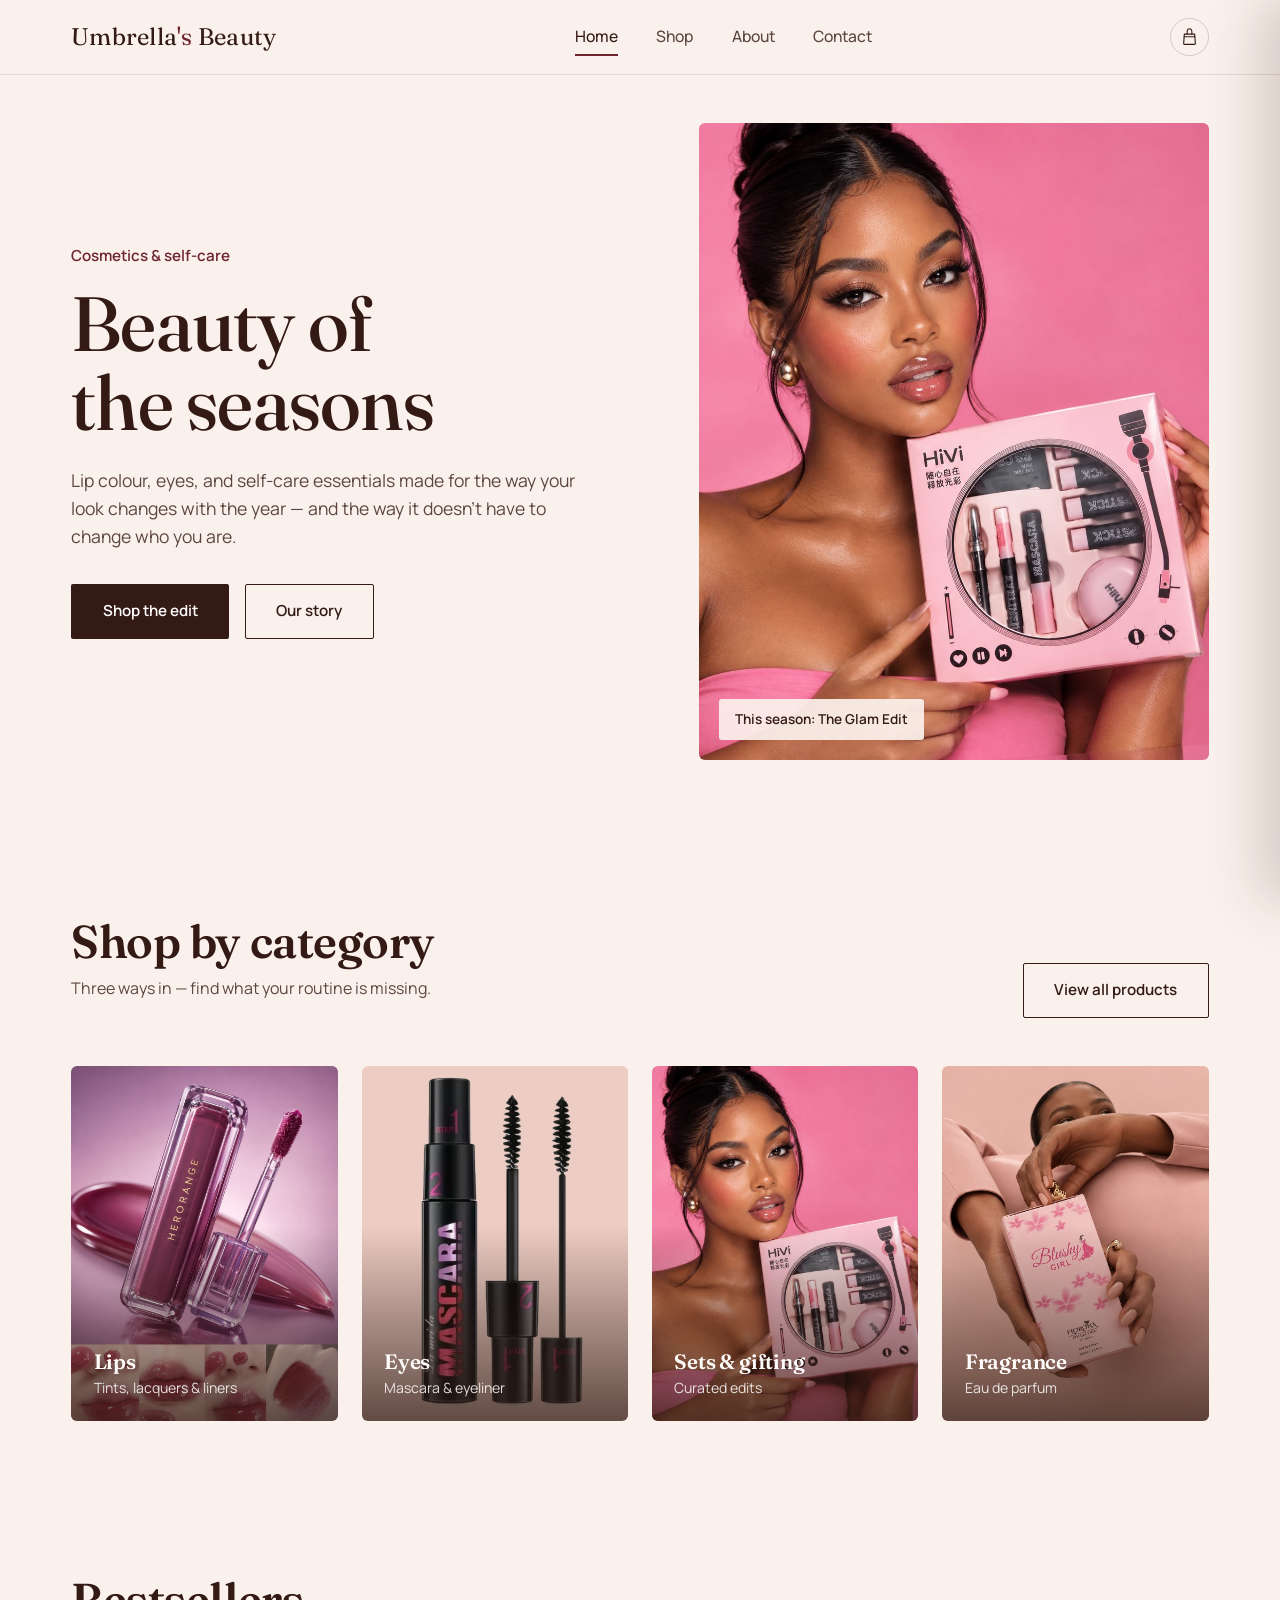
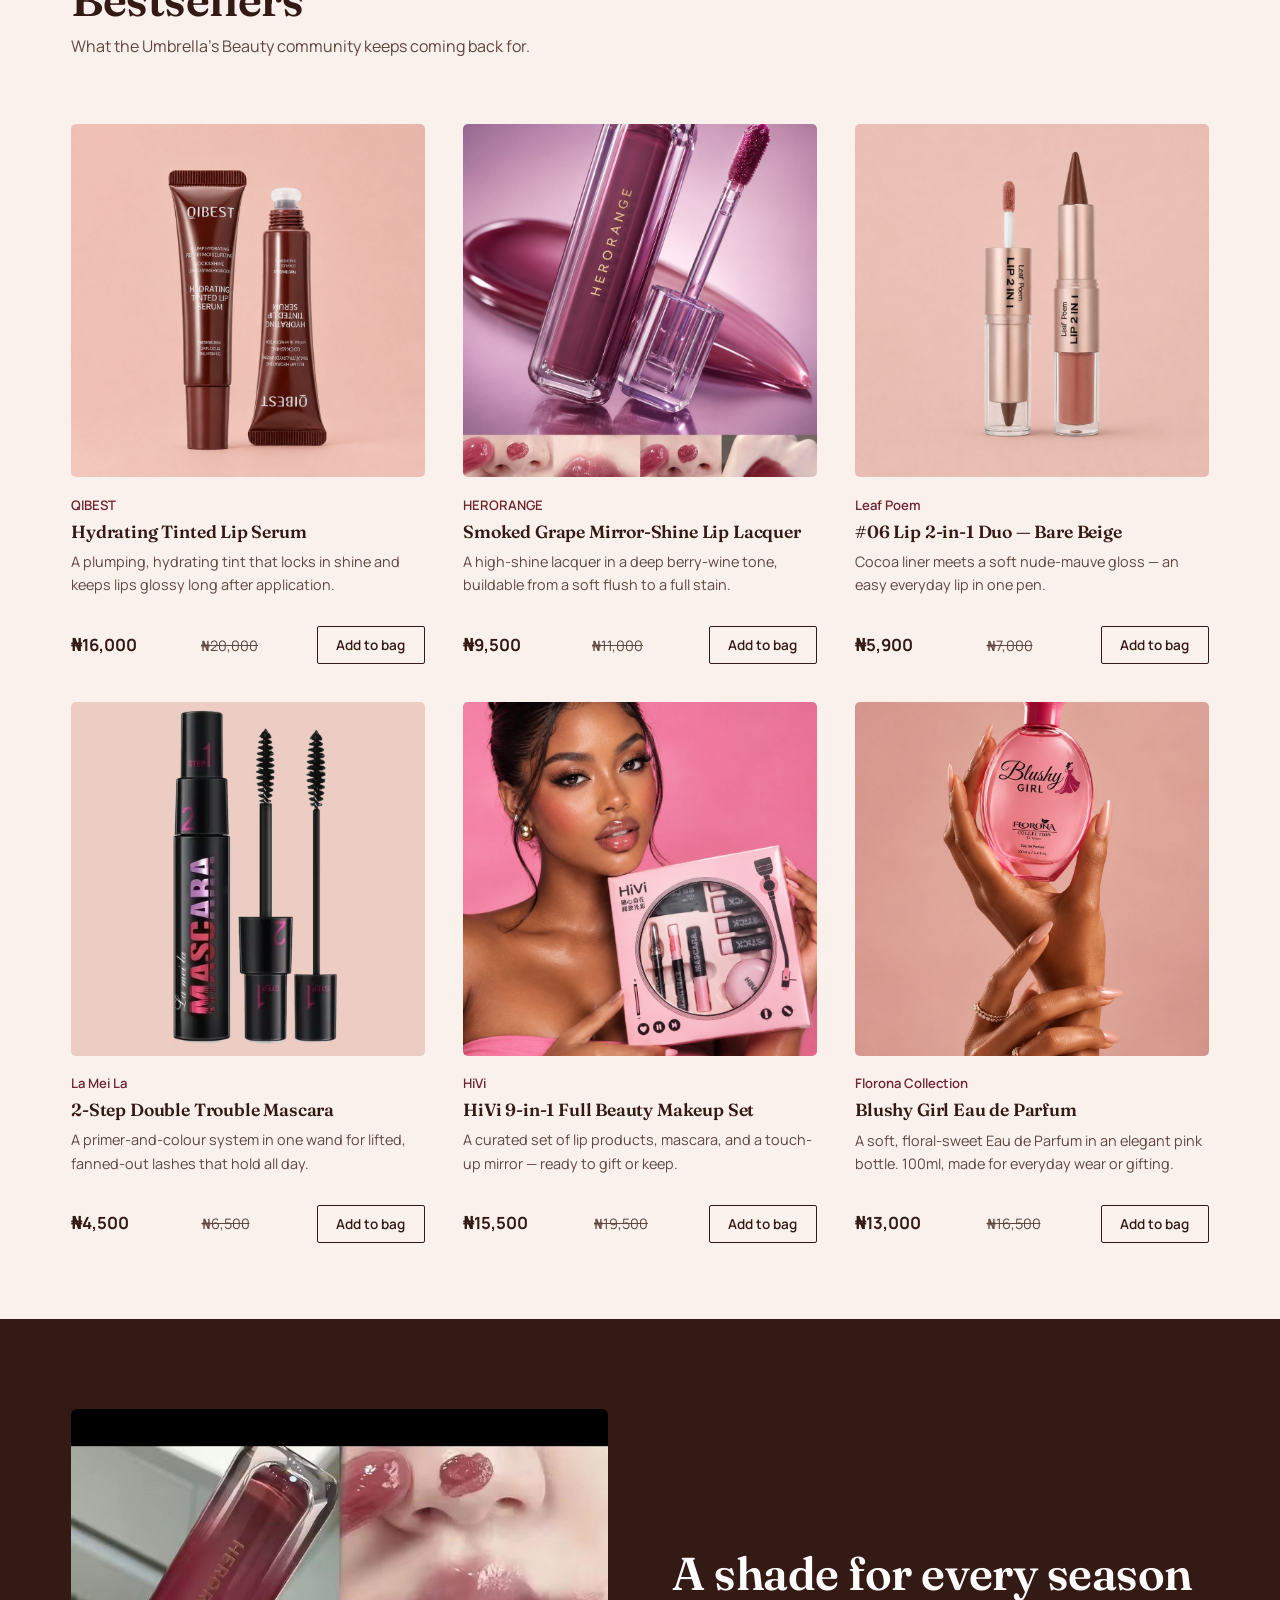
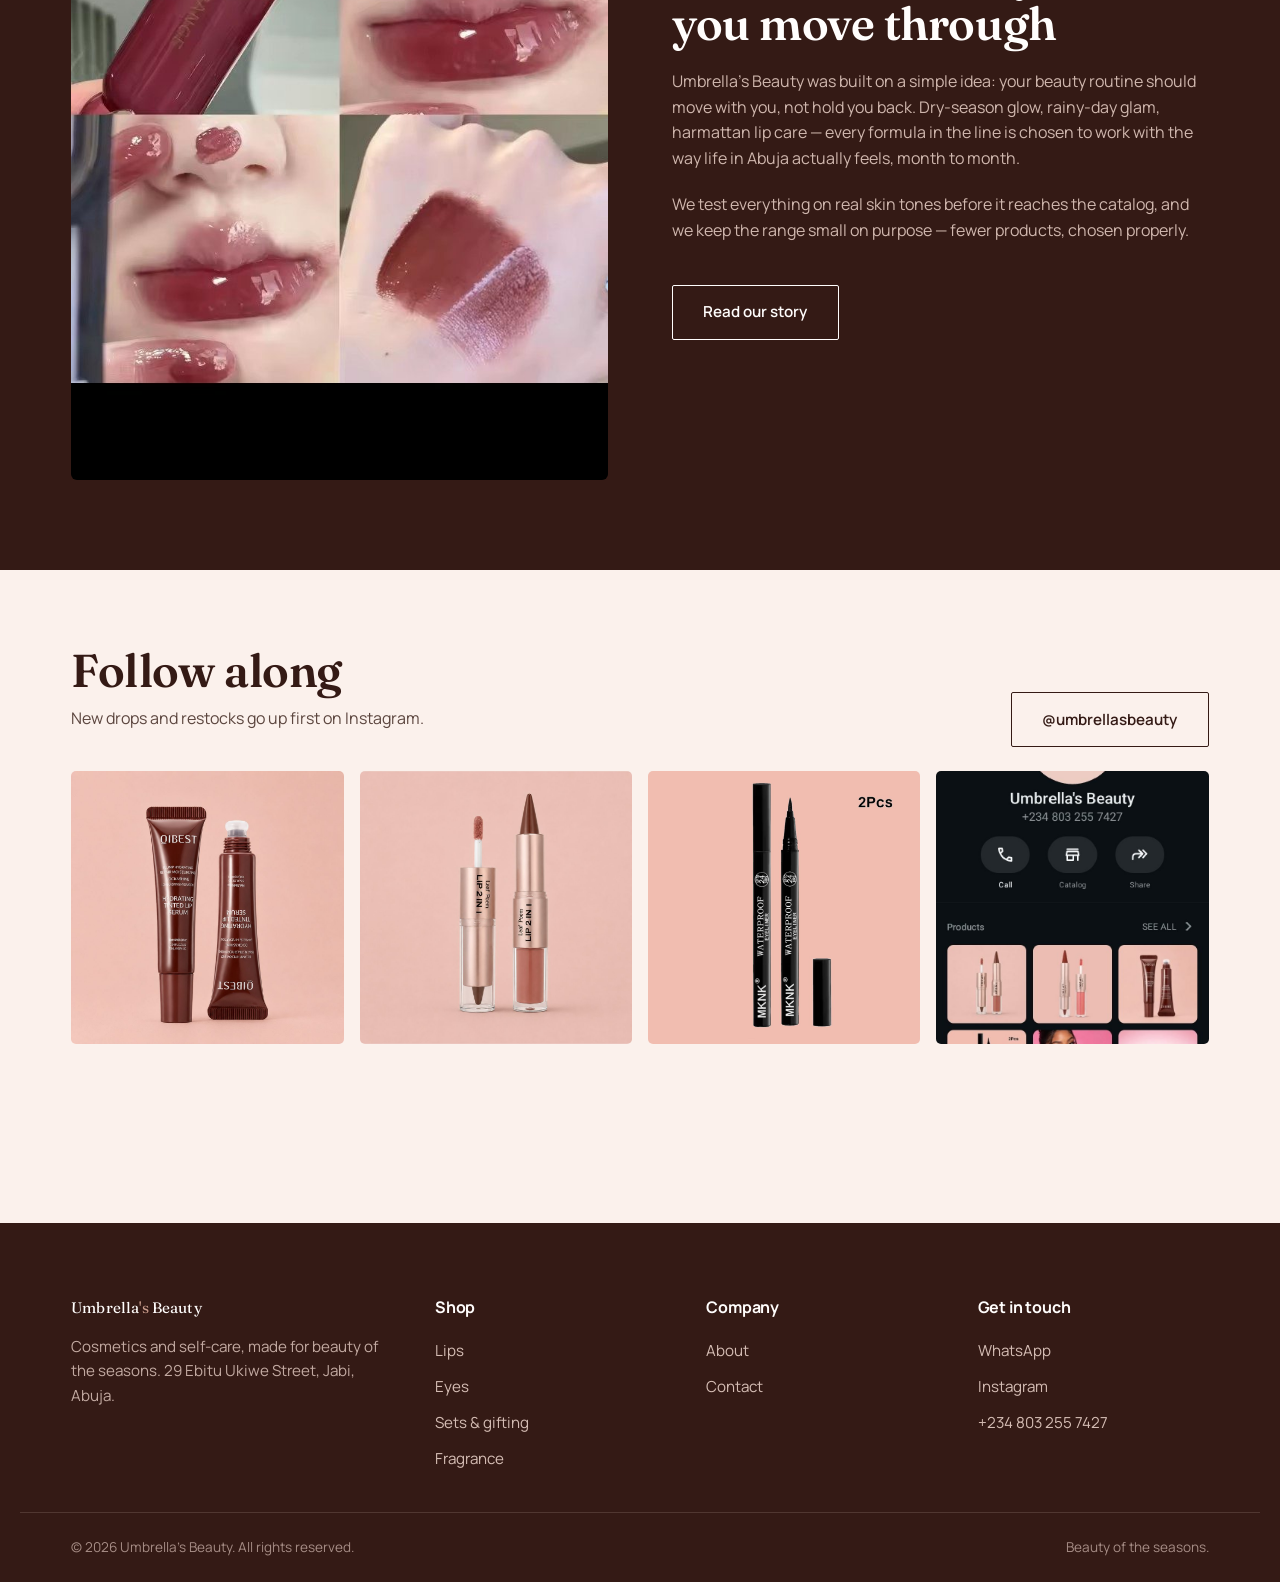
<file: index.html>
<!DOCTYPE html>
<html lang="en">
<head>
<meta charset="UTF-8">
<meta name="viewport" content="width=device-width, initial-scale=1.0">
<title>Umbrella's Beauty — Beauty of the Seasons</title>
<meta name="description" content="Umbrella's Beauty is a cosmetics and self-care line for every season of you. Shop lips, eyes, and gift sets, and check out on WhatsApp.">
<link rel="preconnect" href="https://fonts.googleapis.com">
<link rel="preconnect" href="https://fonts.gstatic.com" crossorigin>
<link href="https://fonts.googleapis.com/css2?family=Fraunces:opsz,wght@9..144,400;9..144,500;9..144,600&family=Manrope:wght@400;500;600;700&display=swap" rel="stylesheet">
<link rel="stylesheet" href="css/style.css">
</head>
<body>

<header class="site-header">
  <div class="container">
    <a href="index.html" class="logo">Umbrella<span>'s</span> Beauty</a>
    <nav class="main-nav" id="mainNav">
      <a href="index.html" class="active">Home</a>
      <a href="shop.html">Shop</a>
      <a href="about.html">About</a>
      <a href="contact.html">Contact</a>
    </nav>
    <div class="header-actions">
      <button class="icon-btn" data-cart-open aria-label="Open cart">
        <svg viewBox="0 0 24 24" fill="none" stroke="currentColor" stroke-width="1.4" stroke-linecap="round" stroke-linejoin="round" width="19" height="19" aria-hidden="true">
          <path d="M9 9V6.5C9 4 10.3 2.2 12 2.2C13.7 2.2 15 4 15 6.5V9"/>
          <path d="M5.5 9H18.5L19.4 20.8C19.46 21.5 18.93 22 18.3 22H5.7C5.07 22 4.54 21.5 4.6 20.8L5.5 9Z"/>
          <line x1="5.2" y1="12.3" x2="18.8" y2="12.3"/>
        </svg>
        <span class="cart-count" data-cart-count>0</span>
      </button>
      <button class="nav-toggle" id="navToggle" aria-label="Open menu" aria-expanded="false">
        <span></span>
      </button>
    </div>
  </div>
</header>

<main>

  <section class="hero">
    <div class="container">
      <div class="hero-copy">
        <span class="eyebrow">Cosmetics &amp; self-care</span>
        <h1 class="hero-title">
          <span>Beauty of</span>
          <span>the seasons</span>
        </h1>
        <p class="lede">Lip colour, eyes, and self-care essentials made for the way your look changes with the year — and the way it doesn't have to change who you are.</p>
        <div class="hero-actions">
          <a href="shop.html" class="btn btn-primary">Shop the edit</a>
          <a href="about.html" class="btn btn-outline">Our story</a>
        </div>
      </div>
      <div class="hero-media">
        <img src="assets/images/products/hivi-glam-set.jpg" alt="Model holding the Umbrella's Beauty Glam Edit gift set" width="800" height="1000">
        <span class="tag">This season: The Glam Edit</span>
      </div>
    </div>
  </section>

  <section class="section">
    <div class="container">
      <div class="section-head">
        <div>
          <h2>Shop by category</h2>
          <p>Three ways in — find what your routine is missing.</p>
        </div>
        <a href="shop.html" class="btn btn-outline">View all products</a>
      </div>
      <div class="category-grid">
        <a href="shop.html?category=lips" class="category-card">
          <img src="assets/images/products/herorange-lip-lacquer.jpg" alt="Lip lacquer and gloss products">
          <div class="label"><h3>Lips</h3><span>Tints, lacquers &amp; liners</span></div>
        </a>
        <a href="shop.html?category=eyes" class="category-card">
          <img src="assets/images/products/lamei-mascara.jpg" alt="Mascara and eyeliner products">
          <div class="label"><h3>Eyes</h3><span>Mascara &amp; eyeliner</span></div>
        </a>
        <a href="shop.html?category=sets" class="category-card">
          <img src="assets/images/products/hivi-glam-set.jpg" alt="Curated gift set">
          <div class="label"><h3>Sets &amp; gifting</h3><span>Curated edits</span></div>
        </a>
        <a href="shop.html?category=fragrance" class="category-card">
          <img src="assets/images/products/florona-blushy-girl-box.jpg" alt="Blushy Girl Eau de Parfum">
          <div class="label"><h3>Fragrance</h3><span>Eau de parfum</span></div>
        </a>
      </div>
    </div>
  </section>

  <section class="section">
    <div class="container">
      <div class="section-head">
        <div>
          <h2>Bestsellers</h2>
          <p>What the Umbrella's Beauty community keeps coming back for.</p>
        </div>
      </div>
      <div class="product-grid" id="bestsellerGrid"></div>
    </div>
  </section>

  <section class="story">
    <div class="container">
      <div class="media">
        <img src="assets/images/products/herorange-swatch.jpg" alt="Close-up swatch of a wine-toned lip lacquer" style="width:100%;height:100%;object-fit:cover;">
      </div>
      <div>
        <h2>A shade for every season you move through</h2>
        <p>Umbrella's Beauty was built on a simple idea: your beauty routine should move with you, not hold you back. Dry-season glow, rainy-day glam, harmattan lip care — every formula in the line is chosen to work with the way life in Abuja actually feels, month to month.</p>
        <p>We test everything on real skin tones before it reaches the catalog, and we keep the range small on purpose — fewer products, chosen properly.</p>
        <a href="about.html" class="btn btn-outline">Read our story</a>
      </div>
    </div>
  </section>

  <section class="section social-strip">
    <div class="container">
      <div class="section-head">
        <div>
          <h2>Follow along</h2>
          <p>New drops and restocks go up first on Instagram.</p>
        </div>
        <a href="https://www.instagram.com/umbrellasbeauty" target="_blank" rel="noopener" class="btn btn-outline">@umbrellasbeauty</a>
      </div>
      <div class="social-grid">
        <a href="https://www.instagram.com/umbrellasbeauty" target="_blank" rel="noopener"><img src="assets/images/products/qibest-lip-serum.jpg" alt="Lip serum on Instagram"></a>
        <a href="https://www.instagram.com/umbrellasbeauty" target="_blank" rel="noopener"><img src="assets/images/products/leafpoem-lip-duo-nude.jpg" alt="Lip duo on Instagram"></a>
        <a href="https://www.instagram.com/umbrellasbeauty" target="_blank" rel="noopener"><img src="assets/images/products/mknk-eyeliner.jpg" alt="Eyeliner on Instagram"></a>
        <a href="https://www.instagram.com/umbrellasbeauty" target="_blank" rel="noopener"><img src="assets/images/brand/catalog-ref.jpg" alt="Umbrella's Beauty catalog on Instagram"></a>
      </div>
    </div>
  </section>

</main>

<footer class="site-footer">
  <div class="container footer-grid">
    <div class="footer-brand">
      <a href="index.html" class="logo">Umbrella<span>'s</span> Beauty</a>
      <p>Cosmetics and self-care, made for beauty of the seasons. 29 Ebitu Ukiwe Street, Jabi, Abuja.</p>
    </div>
    <div>
      <h4>Shop</h4>
      <ul>
        <li><a href="shop.html?category=lips">Lips</a></li>
        <li><a href="shop.html?category=eyes">Eyes</a></li>
        <li><a href="shop.html?category=sets">Sets &amp; gifting</a></li>
        <li><a href="shop.html?category=fragrance">Fragrance</a></li>
      </ul>
    </div>
    <div>
      <h4>Company</h4>
      <ul>
        <li><a href="about.html">About</a></li>
        <li><a href="contact.html">Contact</a></li>
      </ul>
    </div>
    <div>
      <h4>Get in touch</h4>
      <ul>
        <li><a href="https://wa.me/2348032557427" target="_blank" rel="noopener">WhatsApp</a></li>
        <li><a href="https://www.instagram.com/umbrellasbeauty" target="_blank" rel="noopener">Instagram</a></li>
        <li><a href="tel:+2348032557427">+234 803 255 7427</a></li>
      </ul>
    </div>
  </div>
  <div class="container footer-bottom">
    <span>© <span id="year"></span> Umbrella's Beauty. All rights reserved.</span>
    <span>Beauty of the seasons.</span>
  </div>
</footer>

<div class="cart-overlay" id="cartOverlay"></div>
<aside class="cart-drawer" id="cartDrawer" aria-label="Shopping cart">
  <div class="cart-head">
    <h3>Your bag</h3>
    <button class="cart-close" id="cartClose" aria-label="Close cart">✕</button>
  </div>
  <div class="cart-items" id="cartItems"></div>
  <div class="cart-foot">
    <div class="cart-subtotal"><span>Subtotal</span><span id="cartSubtotal">₦0</span></div>
    <p class="cart-note">Checkout completes on WhatsApp, where we'll confirm availability and delivery.</p>
    <button class="btn btn-whatsapp btn-block" id="cartCheckoutBtn">Checkout on WhatsApp</button>
  </div>
</aside>

<script src="js/products.js"></script>
<script src="js/cart.js"></script>
<script src="js/main.js"></script>
<script>
  document.getElementById("year").textContent = new Date().getFullYear();

  const bestGrid = document.getElementById("bestsellerGrid");
  bestGrid.innerHTML = PRODUCTS.filter(p => p.bestseller).slice(0, 6).map(p => `
    <article class="product-card">
      <a href="shop.html" class="thumb"><img src="${p.image}" alt="${p.name}" loading="lazy"></a>
      <span class="brand">${p.brand}</span>
      <h3>${p.name}</h3>
      <p class="desc">${p.description}</p>
      <div class="price-row">
        ${priceMarkup(p)}
        <button class="add-btn" data-add="${p.id}">Add to bag</button>
      </div>
    </article>
  `).join("");

  bestGrid.querySelectorAll("[data-add]").forEach(btn => {
    btn.addEventListener("click", () => {
      addToCart(btn.dataset.add);
      btn.textContent = "Added";
      btn.classList.add("added");
      setTimeout(() => { btn.textContent = "Add to bag"; btn.classList.remove("added"); }, 1400);
    });
  });
</script>

<script src="js/reviews.js" defer></script>
</body>
</html>
</file>
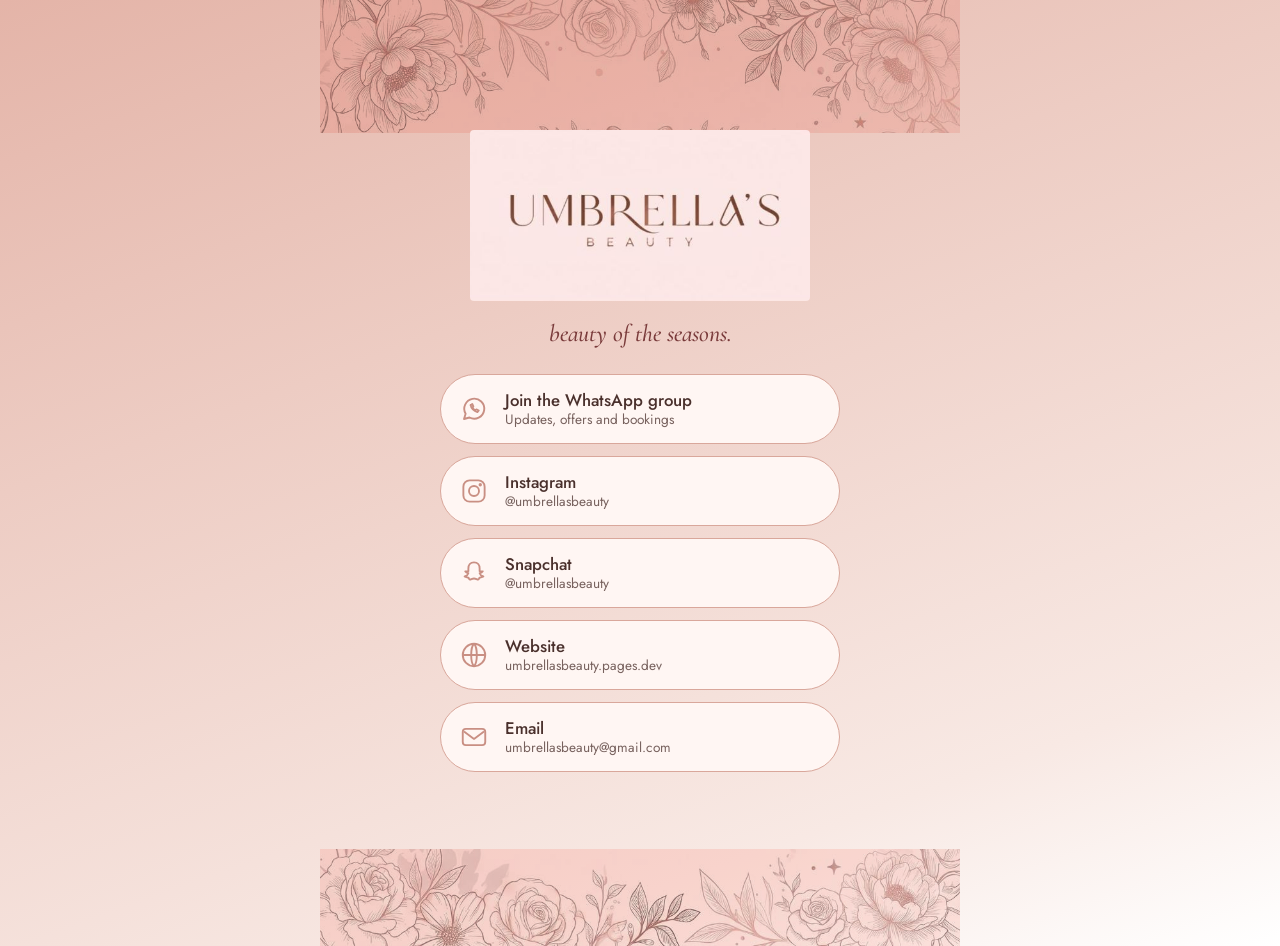
<file: links/index.html>
<!DOCTYPE html>
<html lang="en"><head><meta charset="utf-8">
<meta name="viewport" content="width=device-width, initial-scale=1, viewport-fit=cover">
<title>Umbrella’s Beauty</title>
<link rel="preconnect" href="https://fonts.googleapis.com"><link rel="preconnect" href="https://fonts.gstatic.com" crossorigin>
<link href="https://fonts.googleapis.com/css2?family=Jost:wght@400;500&family=Cormorant+Garamond:ital,wght@1,500&display=swap" rel="stylesheet">
<style>
:root{--bg:#F8E9E4;--blush:#EDCCC3;--rose:#C98F83;--cocoa:#4A302C;--wine:#7A3B3B;--card:#FFF6F3;box-sizing:border-box;padding-top:env(safe-area-inset-top,0px);padding-bottom:env(safe-area-inset-bottom,0px)}
*,*::before,*::after{box-sizing:inherit}
html{scroll-padding-top:env(safe-area-inset-top,0px)}
body{margin:0;min-height:100vh;background:linear-gradient(160deg,#E4B4A8 0%,#EDCCC3 35%,#F8E9E4 80%,#FFF 100%);color:var(--cocoa);font-family:Jost,"Helvetica Neue",Arial,sans-serif;display:flex;justify-content:center}
.wrap{width:100%;max-width:440px;position:relative;padding:0 20px 24px;display:flex;flex-direction:column;align-items:center}
.fl{position:absolute;left:50%;transform:translateX(-50%);width:min(100vw,640px);height:auto;pointer-events:none;mix-blend-mode:multiply;opacity:.85}
.fl.top{top:0}.fl.bot{bottom:0}
.logo{position:relative;width:100%;max-width:340px;margin-top:130px;border-radius:4px;display:block}
.tag{position:relative;font-family:"Cormorant Garamond",Georgia,serif;font-style:italic;font-weight:500;font-size:1.5rem;color:var(--wine);margin:18px 0 26px;text-align:center}
.list{position:relative;width:100%;display:flex;flex-direction:column;gap:12px}
.l{display:flex;align-items:center;gap:16px;padding:15px 18px;background:var(--card);border:1px solid #D9A79B;border-radius:999px;color:var(--cocoa);text-decoration:none;transition:background .2s,color .2s,border-color .2s}
.l:hover,.l:focus-visible{background:var(--cocoa);color:var(--bg);border-color:var(--cocoa)}
.l:focus-visible{outline:2px solid var(--wine);outline-offset:3px}
.i{flex:none;width:30px;height:30px;color:var(--rose)}
.l:hover .i,.l:focus-visible .i{color:var(--blush)}
.t{display:flex;flex-direction:column;line-height:1.25;min-width:0}
.t b{font-weight:500;font-size:1.05rem}
.t small{font-size:.85rem;opacity:.75;overflow:hidden;text-overflow:ellipsis;white-space:nowrap}
.sp{height:150px}
@media (prefers-color-scheme:dark){:root{}}
</style></head><body>
<main class="wrap">
<img class="fl top" alt="" src="[data-uri]">
<img class="logo" alt="Umbrella’s Beauty" src="[data-uri]">
<p class="tag">beauty of the seasons.</p>
<nav class="list"><a class="l" href="https://chat.whatsapp.com/FW336sep99o2UZZguv8heH?s=cl&p=a&mlu=4&ilr=4&iam=2" target="_blank" rel="noopener"><span class="i"><svg viewBox="0 0 24 24" fill="none" stroke="currentColor" stroke-width="1.5" stroke-linecap="round" stroke-linejoin="round"><path d="M4 20l1.3-4.2A8 8 0 1 1 8.4 18.8L4 20z"/><path d="M9.3 8.8c.3 2.6 2.700 5 5.400 5.700l1.100-1.300-1.900-.9-.8.700c-1-.4-1.900-1.300-2.300-2.300l.7-.8-.9-1.900-1.300 1.100z"/></svg></span><span class="t"><b>Join the WhatsApp group</b><small>Updates, offers and bookings</small></span></a><a class="l" href="https://www.instagram.com/umbrellasbeauty?psln=MmFoc2ZkOHRyYXVm" target="_blank" rel="noopener"><span class="i"><svg viewBox="0 0 24 24" fill="none" stroke="currentColor" stroke-width="1.5"><rect x="3.500" y="3.500" width="17" height="17" rx="5"/><circle cx="12" cy="12" r="4"/><circle cx="17" cy="7" r=".6" fill="currentColor"/></svg></span><span class="t"><b>Instagram</b><small>@umbrellasbeauty</small></span></a><a class="l" href="https://www.snapchat.com/add/umbrellasbeauty?share_id=fSiowdDcvDM&locale=en-GB" target="_blank" rel="noopener"><span class="i"><svg viewBox="0 0 24 24" fill="none" stroke="currentColor" stroke-width="1.5" stroke-linejoin="round"><path d="M12 3.500c-3 0-4.500 2.200-4.500 4.800v2.200c-.8.200-1.700.2-2.500.2.500.9 1.400 1.300 2.500 1.500-.4 1.300-1.500 2.200-3 2.600.9.600 2 .6 3 .9.400.6.600 1.500 1.200 1.600 1 0 1.700-.9 3.300-.9s2.300.9 3.300.9c.6-.1.800-1 1.200-1.600 1-.3 2.100-.3 3-.9-1.500-.4-2.600-1.300-3-2.600 1.100-.2 2-.6 2.500-1.500-.8 0-1.700 0-2.500-.2V8.300c0-2.600-1.500-4.800-4.500-4.800z"/></svg></span><span class="t"><b>Snapchat</b><small>@umbrellasbeauty</small></span></a><a class="l" href="https://umbrellasbeauty.pages.dev/" target="_blank" rel="noopener"><span class="i"><svg viewBox="0 0 24 24" fill="none" stroke="currentColor" stroke-width="1.5"><circle cx="12" cy="12" r="9"/><path d="M3 12h18M12 3c3 3 3 15 0 18M12 3c-3 3-3 15 0 18"/></svg></span><span class="t"><b>Website</b><small>umbrellasbeauty.pages.dev</small></span></a><a class="l" href="mailto:umbrellasbeauty@gmail.com" target="_blank" rel="noopener"><span class="i"><svg viewBox="0 0 24 24" fill="none" stroke="currentColor" stroke-width="1.5" stroke-linejoin="round"><rect x="3" y="5.500" width="18" height="13" rx="2.500"/><path d="M4 7.500l8 6 8-6"/></svg></span><span class="t"><b>Email</b><small>umbrellasbeauty@gmail.com</small></span></a></nav>
<div class="sp"></div>
<img class="fl bot" alt="" src="[data-uri]">
</main></body></html>
</file>
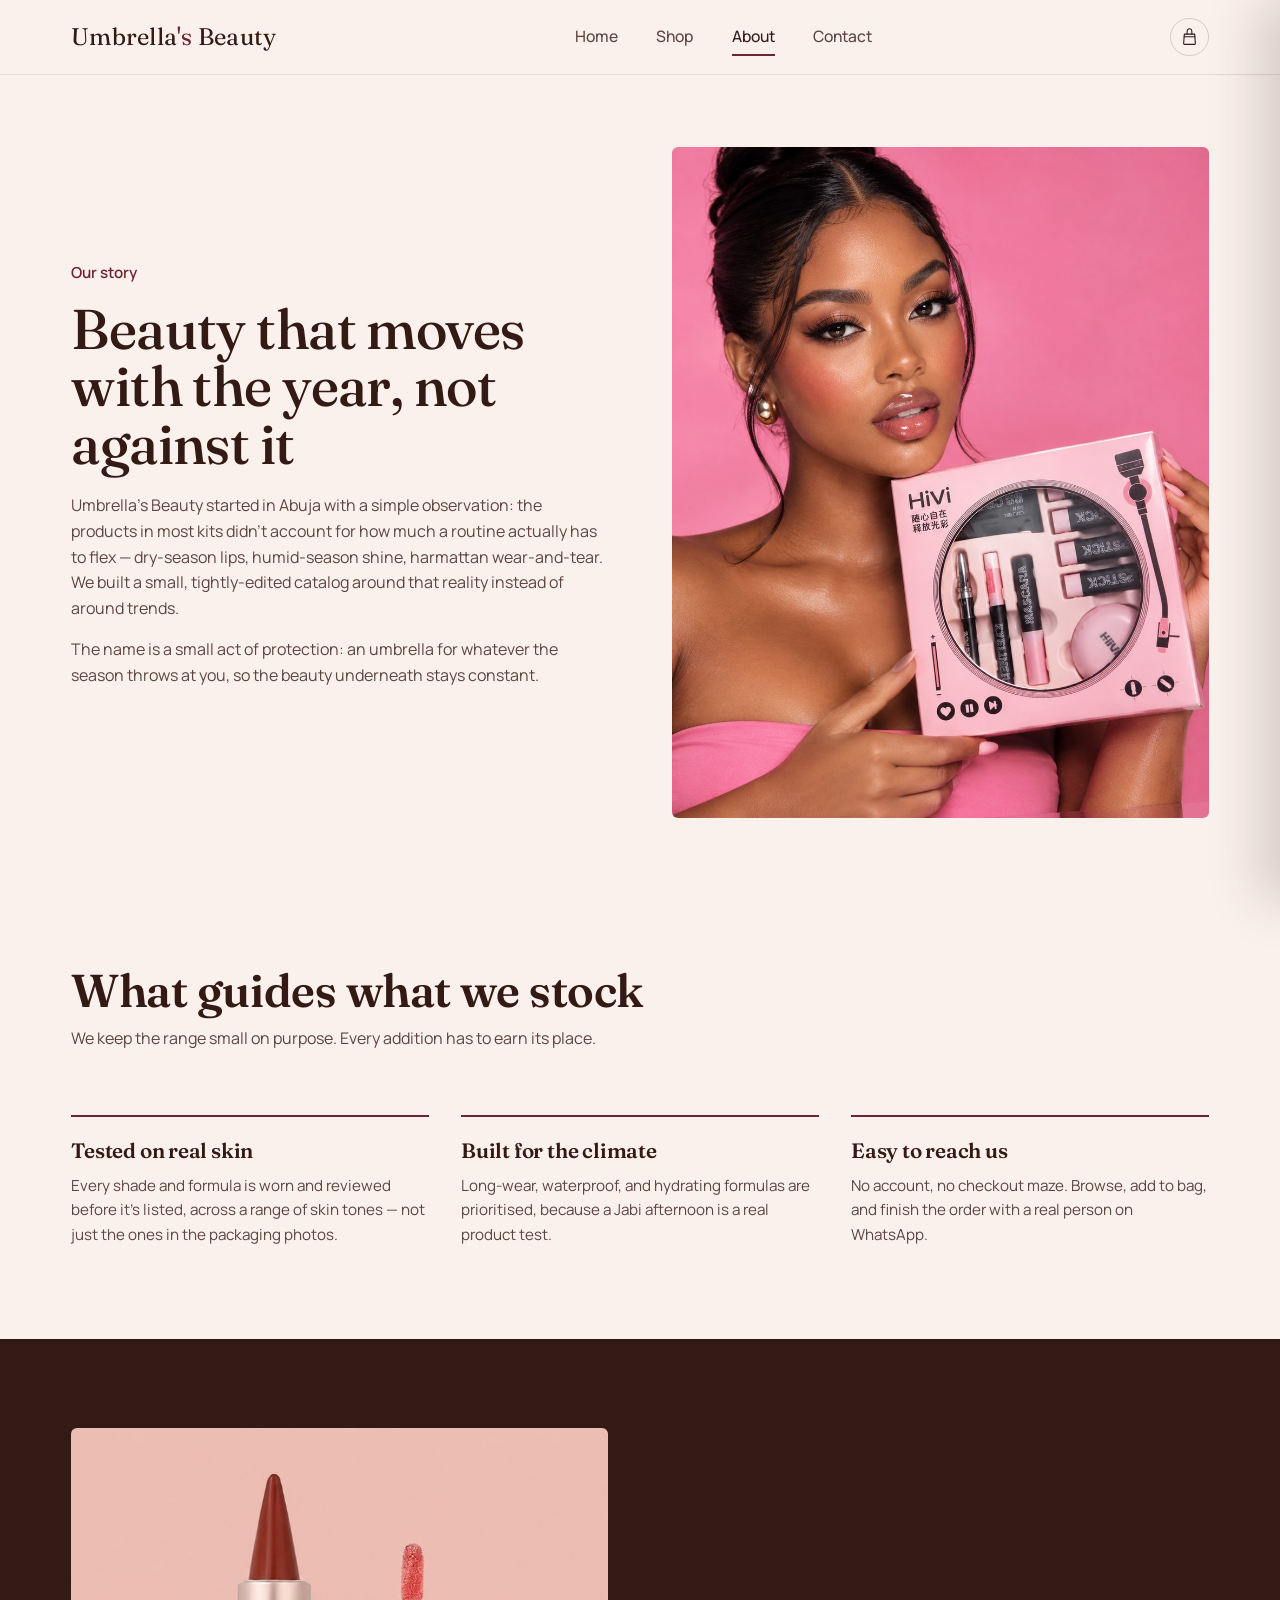
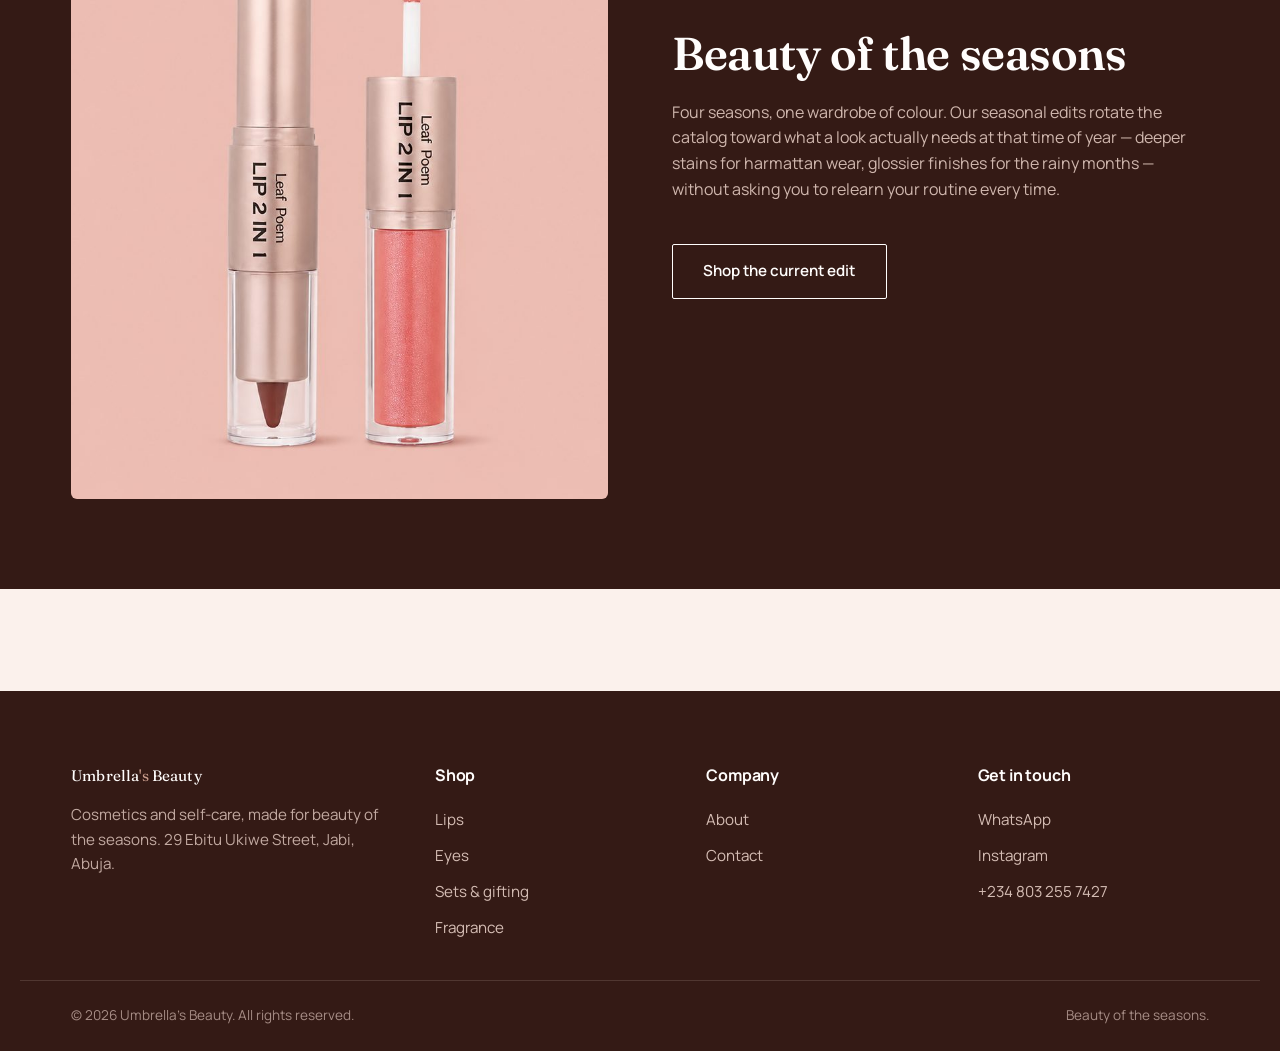
<file: about.html>
<!DOCTYPE html>
<html lang="en">
<head>
<meta charset="UTF-8">
<meta name="viewport" content="width=device-width, initial-scale=1.0">
<title>About — Umbrella's Beauty</title>
<meta name="description" content="Umbrella's Beauty is a cosmetics and self-care line built around beauty of the seasons. Read our story.">
<link rel="preconnect" href="https://fonts.googleapis.com">
<link rel="preconnect" href="https://fonts.gstatic.com" crossorigin>
<link href="https://fonts.googleapis.com/css2?family=Fraunces:opsz,wght@9..144,400;9..144,500;9..144,600&family=Manrope:wght@400;500;600;700&display=swap" rel="stylesheet">
<link rel="stylesheet" href="css/style.css">
</head>
<body>

<header class="site-header">
  <div class="container">
    <a href="index.html" class="logo">Umbrella<span>'s</span> Beauty</a>
    <nav class="main-nav" id="mainNav">
      <a href="index.html">Home</a>
      <a href="shop.html">Shop</a>
      <a href="about.html" class="active">About</a>
      <a href="contact.html">Contact</a>
    </nav>
    <div class="header-actions">
      <button class="icon-btn" data-cart-open aria-label="Open cart">
        <svg viewBox="0 0 24 24" fill="none" stroke="currentColor" stroke-width="1.4" stroke-linecap="round" stroke-linejoin="round" width="19" height="19" aria-hidden="true">
          <path d="M9 9V6.5C9 4 10.3 2.2 12 2.2C13.7 2.2 15 4 15 6.5V9"/>
          <path d="M5.5 9H18.5L19.4 20.8C19.46 21.5 18.93 22 18.3 22H5.7C5.07 22 4.54 21.5 4.6 20.8L5.5 9Z"/>
          <line x1="5.2" y1="12.3" x2="18.8" y2="12.3"/>
        </svg>
        <span class="cart-count" data-cart-count>0</span>
      </button>
      <button class="nav-toggle" id="navToggle" aria-label="Open menu" aria-expanded="false">
        <span></span>
      </button>
    </div>
  </div>
</header>

<main>

  <section class="about-hero">
    <div class="container">
      <div>
        <span class="eyebrow">Our story</span>
        <h1 style="margin-top:0.9rem;font-size:clamp(2.25rem,4.5vw,3.5rem);">Beauty that moves with the year, not against it</h1>
        <p style="margin-top:1.3rem;color:var(--ink-soft);">Umbrella's Beauty started in Abuja with a simple observation: the products in most kits didn't account for how much a routine actually has to flex — dry-season lips, humid-season shine, harmattan wear-and-tear. We built a small, tightly-edited catalog around that reality instead of around trends.</p>
        <p style="margin-top:1rem;color:var(--ink-soft);">The name is a small act of protection: an umbrella for whatever the season throws at you, so the beauty underneath stays constant.</p>
      </div>
      <img src="assets/images/products/hivi-glam-set.jpg" alt="Model with the Umbrella's Beauty Glam Edit set">
    </div>
  </section>

  <section class="section">
    <div class="container">
      <div class="section-head">
        <div>
          <h2>What guides what we stock</h2>
          <p>We keep the range small on purpose. Every addition has to earn its place.</p>
        </div>
      </div>
      <div class="values-grid">
        <div class="value-card">
          <h3>Tested on real skin</h3>
          <p>Every shade and formula is worn and reviewed before it's listed, across a range of skin tones — not just the ones in the packaging photos.</p>
        </div>
        <div class="value-card">
          <h3>Built for the climate</h3>
          <p>Long-wear, waterproof, and hydrating formulas are prioritised, because a Jabi afternoon is a real product test.</p>
        </div>
        <div class="value-card">
          <h3>Easy to reach us</h3>
          <p>No account, no checkout maze. Browse, add to bag, and finish the order with a real person on WhatsApp.</p>
        </div>
      </div>
    </div>
  </section>

  <section class="story">
    <div class="container">
      <div class="media">
        <img src="assets/images/products/leafpoem-lip-duo-berry.jpg" alt="Leaf Poem lip duo pen" style="width:100%;height:100%;object-fit:cover;">
      </div>
      <div>
        <h2>Beauty of the seasons</h2>
        <p>Four seasons, one wardrobe of colour. Our seasonal edits rotate the catalog toward what a look actually needs at that time of year — deeper stains for harmattan wear, glossier finishes for the rainy months — without asking you to relearn your routine every time.</p>
        <a href="shop.html" class="btn btn-outline">Shop the current edit</a>
      </div>
    </div>
  </section>

</main>

<footer class="site-footer">
  <div class="container footer-grid">
    <div class="footer-brand">
      <a href="index.html" class="logo">Umbrella<span>'s</span> Beauty</a>
      <p>Cosmetics and self-care, made for beauty of the seasons. 29 Ebitu Ukiwe Street, Jabi, Abuja.</p>
    </div>
    <div>
      <h4>Shop</h4>
      <ul>
        <li><a href="shop.html?category=lips">Lips</a></li>
        <li><a href="shop.html?category=eyes">Eyes</a></li>
        <li><a href="shop.html?category=sets">Sets &amp; gifting</a></li>
        <li><a href="shop.html?category=fragrance">Fragrance</a></li>
      </ul>
    </div>
    <div>
      <h4>Company</h4>
      <ul>
        <li><a href="about.html">About</a></li>
        <li><a href="contact.html">Contact</a></li>
      </ul>
    </div>
    <div>
      <h4>Get in touch</h4>
      <ul>
        <li><a href="https://wa.me/2348032557427" target="_blank" rel="noopener">WhatsApp</a></li>
        <li><a href="https://www.instagram.com/umbrellasbeauty" target="_blank" rel="noopener">Instagram</a></li>
        <li><a href="tel:+2348032557427">+234 803 255 7427</a></li>
      </ul>
    </div>
  </div>
  <div class="container footer-bottom">
    <span>© <span id="year"></span> Umbrella's Beauty. All rights reserved.</span>
    <span>Beauty of the seasons.</span>
  </div>
</footer>

<div class="cart-overlay" id="cartOverlay"></div>
<aside class="cart-drawer" id="cartDrawer" aria-label="Shopping cart">
  <div class="cart-head">
    <h3>Your bag</h3>
    <button class="cart-close" id="cartClose" aria-label="Close cart">✕</button>
  </div>
  <div class="cart-items" id="cartItems"></div>
  <div class="cart-foot">
    <div class="cart-subtotal"><span>Subtotal</span><span id="cartSubtotal">₦0</span></div>
    <p class="cart-note">Checkout completes on WhatsApp, where we'll confirm availability and delivery.</p>
    <button class="btn btn-whatsapp btn-block" id="cartCheckoutBtn">Checkout on WhatsApp</button>
  </div>
</aside>

<script src="js/products.js"></script>
<script src="js/cart.js"></script>
<script src="js/main.js"></script>
<script>document.getElementById("year").textContent = new Date().getFullYear();</script>

</body>
</html>
</file>
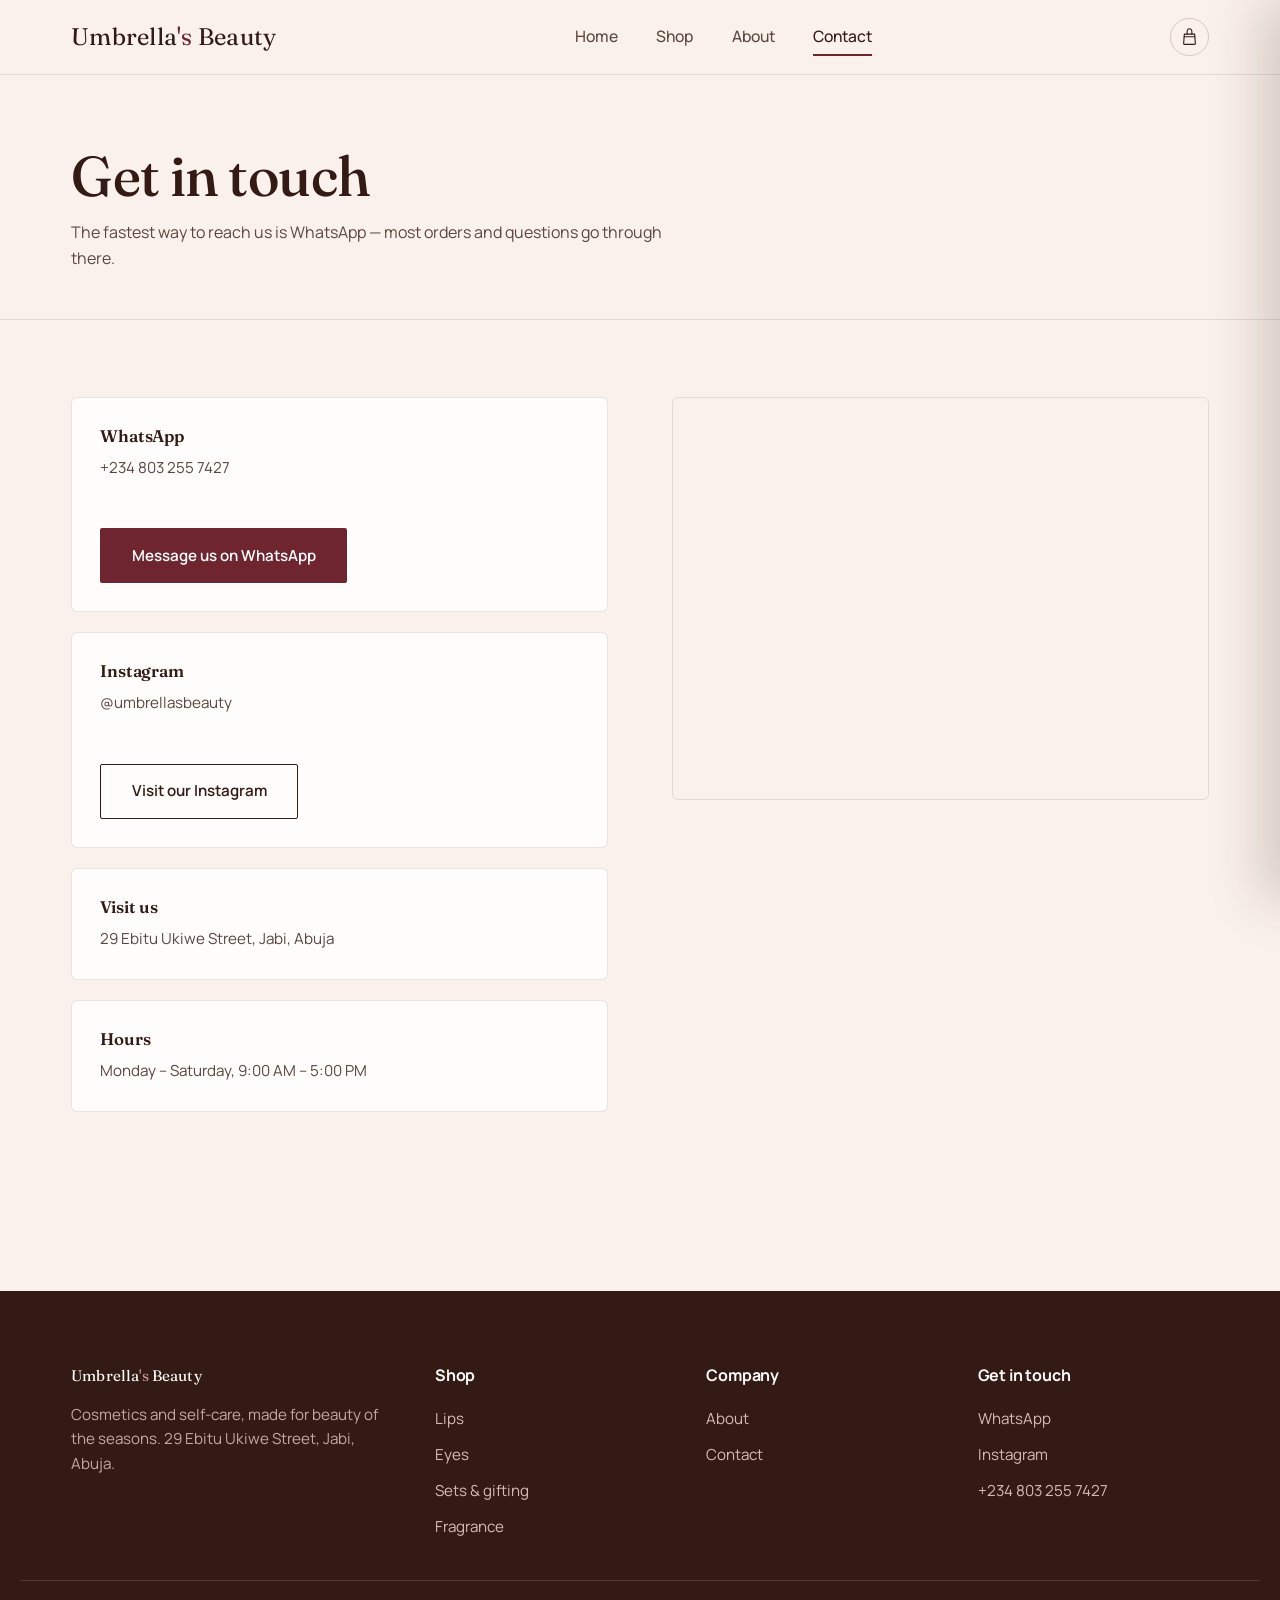
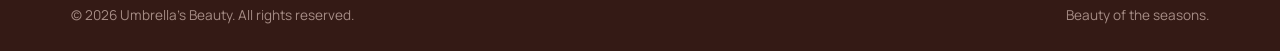
<file: contact.html>
<!DOCTYPE html>
<html lang="en">
<head>
<meta charset="UTF-8">
<meta name="viewport" content="width=device-width, initial-scale=1.0">
<title>Contact — Umbrella's Beauty</title>
<meta name="description" content="Reach Umbrella's Beauty by WhatsApp, Instagram, or visit us at 29 Ebitu Ukiwe Street, Jabi, Abuja.">
<link rel="preconnect" href="https://fonts.googleapis.com">
<link rel="preconnect" href="https://fonts.gstatic.com" crossorigin>
<link href="https://fonts.googleapis.com/css2?family=Fraunces:opsz,wght@9..144,400;9..144,500;9..144,600&family=Manrope:wght@400;500;600;700&display=swap" rel="stylesheet">
<link rel="stylesheet" href="css/style.css">
</head>
<body>

<header class="site-header">
  <div class="container">
    <a href="index.html" class="logo">Umbrella<span>'s</span> Beauty</a>
    <nav class="main-nav" id="mainNav">
      <a href="index.html">Home</a>
      <a href="shop.html">Shop</a>
      <a href="about.html">About</a>
      <a href="contact.html" class="active">Contact</a>
    </nav>
    <div class="header-actions">
      <button class="icon-btn" data-cart-open aria-label="Open cart">
        <svg viewBox="0 0 24 24" fill="none" stroke="currentColor" stroke-width="1.4" stroke-linecap="round" stroke-linejoin="round" width="19" height="19" aria-hidden="true">
          <path d="M9 9V6.5C9 4 10.3 2.2 12 2.2C13.7 2.2 15 4 15 6.5V9"/>
          <path d="M5.5 9H18.5L19.4 20.8C19.46 21.5 18.93 22 18.3 22H5.7C5.07 22 4.54 21.5 4.6 20.8L5.5 9Z"/>
          <line x1="5.2" y1="12.3" x2="18.8" y2="12.3"/>
        </svg>
        <span class="cart-count" data-cart-count>0</span>
      </button>
      <button class="nav-toggle" id="navToggle" aria-label="Open menu" aria-expanded="false">
        <span></span>
      </button>
    </div>
  </div>
</header>

<main>

  <div class="page-header">
    <div class="container">
      <h1 style="font-size:clamp(2.25rem,4.5vw,3.5rem);">Get in touch</h1>
      <p>The fastest way to reach us is WhatsApp — most orders and questions go through there.</p>
    </div>
  </div>

  <section class="section">
    <div class="container contact-grid">
      <div class="contact-list">
        <div class="contact-card">
          <h3>WhatsApp</h3>
          <p>+234 803 255 7427</p>
          <a href="https://wa.me/2348032557427" target="_blank" rel="noopener" class="btn btn-whatsapp mt-lg">Message us on WhatsApp</a>
        </div>
        <div class="contact-card">
          <h3>Instagram</h3>
          <p>@umbrellasbeauty</p>
          <a href="https://www.instagram.com/umbrellasbeauty" target="_blank" rel="noopener" class="btn btn-outline mt-lg">Visit our Instagram</a>
        </div>
        <div class="contact-card">
          <h3>Visit us</h3>
          <p>29 Ebitu Ukiwe Street, Jabi, Abuja</p>
        </div>
        <div class="contact-card">
          <h3>Hours</h3>
          <p>Monday – Saturday, 9:00 AM – 5:00 PM</p>
        </div>
      </div>
      <div class="map-frame">
        <iframe
          src="https://www.google.com/maps?q=29+Ebitu+Ukiwe+Street,+Jabi,+Abuja&output=embed"
          allowfullscreen loading="lazy" referrerpolicy="no-referrer-when-downgrade"
          title="Map to Umbrella's Beauty, 29 Ebitu Ukiwe Street, Jabi, Abuja"></iframe>
      </div>
    </div>
  </section>

</main>

<footer class="site-footer">
  <div class="container footer-grid">
    <div class="footer-brand">
      <a href="index.html" class="logo">Umbrella<span>'s</span> Beauty</a>
      <p>Cosmetics and self-care, made for beauty of the seasons. 29 Ebitu Ukiwe Street, Jabi, Abuja.</p>
    </div>
    <div>
      <h4>Shop</h4>
      <ul>
        <li><a href="shop.html?category=lips">Lips</a></li>
        <li><a href="shop.html?category=eyes">Eyes</a></li>
        <li><a href="shop.html?category=sets">Sets &amp; gifting</a></li>
        <li><a href="shop.html?category=fragrance">Fragrance</a></li>
      </ul>
    </div>
    <div>
      <h4>Company</h4>
      <ul>
        <li><a href="about.html">About</a></li>
        <li><a href="contact.html">Contact</a></li>
      </ul>
    </div>
    <div>
      <h4>Get in touch</h4>
      <ul>
        <li><a href="https://wa.me/2348032557427" target="_blank" rel="noopener">WhatsApp</a></li>
        <li><a href="https://www.instagram.com/umbrellasbeauty" target="_blank" rel="noopener">Instagram</a></li>
        <li><a href="tel:+2348032557427">+234 803 255 7427</a></li>
      </ul>
    </div>
  </div>
  <div class="container footer-bottom">
    <span>© <span id="year"></span> Umbrella's Beauty. All rights reserved.</span>
    <span>Beauty of the seasons.</span>
  </div>
</footer>

<div class="cart-overlay" id="cartOverlay"></div>
<aside class="cart-drawer" id="cartDrawer" aria-label="Shopping cart">
  <div class="cart-head">
    <h3>Your bag</h3>
    <button class="cart-close" id="cartClose" aria-label="Close cart">✕</button>
  </div>
  <div class="cart-items" id="cartItems"></div>
  <div class="cart-foot">
    <div class="cart-subtotal"><span>Subtotal</span><span id="cartSubtotal">₦0</span></div>
    <p class="cart-note">Checkout completes on WhatsApp, where we'll confirm availability and delivery.</p>
    <button class="btn btn-whatsapp btn-block" id="cartCheckoutBtn">Checkout on WhatsApp</button>
  </div>
</aside>

<script src="js/products.js"></script>
<script src="js/cart.js"></script>
<script src="js/main.js"></script>
<script>document.getElementById("year").textContent = new Date().getFullYear();</script>

</body>
</html>
</file>
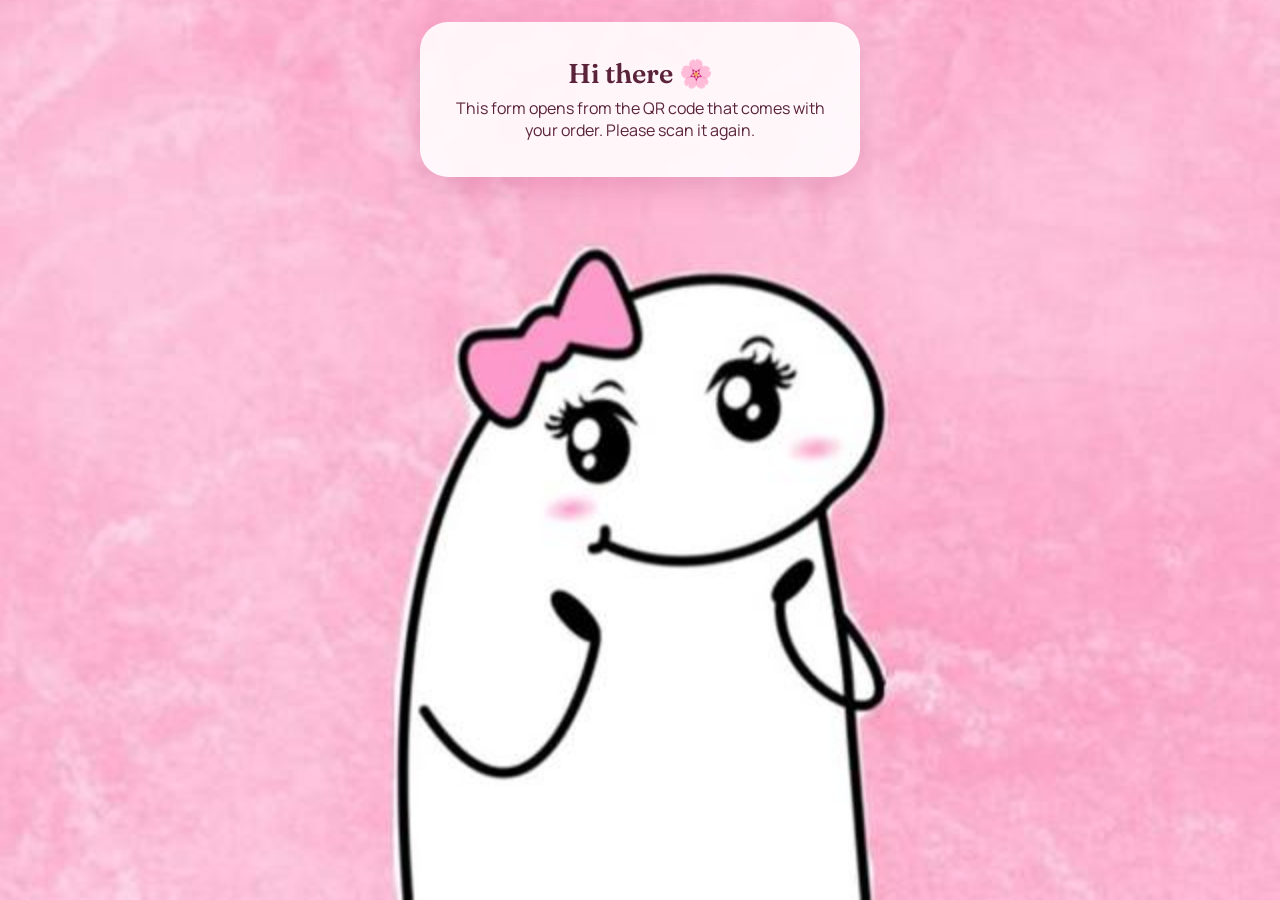
<file: review.html>
<!DOCTYPE html><html lang="en"><head><meta charset="utf-8"><meta name="viewport" content="width=device-width, initial-scale=1, viewport-fit=cover"><title>Review your order | Umbrella’s Beauty</title>
<link rel="preconnect" href="https://fonts.googleapis.com"><link rel="preconnect" href="https://fonts.gstatic.com" crossorigin><link href="https://fonts.googleapis.com/css2?family=Fraunces:opsz,wght@9..144,500;9..144,600&family=Manrope:wght@400;500;600;700&display=swap" rel="stylesheet">
<style>
:root{--pink:#E0457B;--soft:#F5BED2;--ink:#5A2339}
*{box-sizing:border-box}html,body{margin:0}
body{min-height:100dvh;font-family:Manrope,system-ui,sans-serif;color:var(--ink);background:url([data-uri]) center bottom/100% auto no-repeat,#FBC4DB;padding:max(22px,env(safe-area-inset-top)) 16px calc(clamp(220px,50vw,380px) + env(safe-area-inset-bottom));display:flex;justify-content:center;align-items:flex-start}
@media(min-width:700px){body{background-size:cover}}
.card{width:100%;max-width:440px;background:rgba(255,255,255,.88);backdrop-filter:blur(6px);border-radius:28px;padding:26px 22px;box-shadow:0 10px 30px rgba(180,60,110,.25)}
h1{font:600 1.7rem/1.15 Fraunces,Georgia,serif;margin:0 0 6px;text-align:center}
.sub{margin:0 0 20px;text-align:center;opacity:.8;font-size:.95rem}
label,.lb{display:block;font-weight:600;font-size:.9rem;margin:14px 0 6px}
input,textarea{width:100%;font:inherit;font-size:1rem;color:var(--ink);background:#fff;border:1.5px solid var(--soft);border-radius:16px;padding:12px 14px}
input:focus,textarea:focus,button:focus-visible{outline:2px solid var(--pink);outline-offset:2px}
textarea{min-height:90px;resize:vertical}
.hearts{display:flex;gap:6px}
.hearts button{flex:1;font-size:1.7rem;line-height:1;padding:8px 0;border:0;border-radius:14px;background:#fff;color:var(--soft);cursor:pointer;transition:transform .12s}
.hearts button.on{color:var(--pink)}.hearts button:active{transform:scale(1.15)}
.go{width:100%;margin-top:22px;font:700 1.05rem Manrope,sans-serif;color:#fff;background:linear-gradient(135deg,#F06C9B,#E0457B);border:0;border-radius:999px;padding:15px;cursor:pointer}
.go:disabled{opacity:.6}
.err{min-height:1.3em;margin:10px 0 0;color:#B3203F;font-size:.9rem;text-align:center}
.hp{position:absolute;left:-9999px}
.big{text-align:center;padding:10px 0}.big p{margin:8px 0 0}
</style></head><body>
<main class="card">
<form id="form" novalidate>
<h1>How did we do? 🌸</h1><p class="sub">Quick one, 30 seconds.</p>
<label for="name">Your name</label><input id="name" maxlength="40" autocomplete="given-name" required>
<label for="phone">Phone number</label><input id="phone" type="tel" maxlength="20" autocomplete="tel" required>
<div class="lb">Delivery 🚚</div><div class="hearts" data-k="delivery"></div>
<div class="lb">Condition of your product 🎀</div><div class="hearts" data-k="product"></div>
<div class="lb">How cute was the delivery guy? 😍</div><div class="hearts" data-k="cute"></div>
<label for="comment">Anything to add? (optional)</label><textarea id="comment" maxlength="400"></textarea>
<input class="hp" id="website" tabindex="-1" autocomplete="off" aria-hidden="true">
<p class="err" id="err" role="alert"></p>
<button class="go" id="go" type="submit">Send my review 💌</button>
</form>
<div class="big" id="thanks" hidden><h1 id="tt"></h1><p>Your review will show on our website once it’s approved.</p></div>
<div class="big" id="msg" hidden><h1>Hi there 🌸</h1><p>This form opens from the QR code that comes with your order. Please scan it again.</p></div>
</main>
<script>
const SB_URL="https://kpallkihfnlqiljugivo.supabase.co",SB_KEY="sb_publishable_pYUZvY7zfobNWoHpC8BZXw_dtxZTRH9";
const $=s=>document.querySelector(s),q=new URLSearchParams(location.search);
const ref=(q.get("o")||"").slice(0,40),od=q.get("d")||"";
if(!ref||!/^\d{4}-\d{2}-\d{2}$/.test(od)){$("#form").hidden=true;$("#msg").hidden=false}
$("#name").value=(q.get("n")||"").slice(0,40);
const rate={delivery:0,product:0,cute:0};
document.querySelectorAll(".hearts").forEach(g=>{const k=g.dataset.k;
 for(let i=1;i<=5;i++){const b=document.createElement("button");b.type="button";b.textContent="♥";b.setAttribute("aria-label",i+" out of 5");
  b.onclick=()=>{rate[k]=i;[...g.children].forEach((x,j)=>x.classList.toggle("on",j<i))};g.append(b)}});
function done(n){$("#form").hidden=true;$("#tt").textContent="Thank you"+(n?", "+n:"")+"! 🌸";$("#thanks").hidden=false}
function fail(m){$("#err").textContent=m;$("#go").disabled=false;$("#go").textContent="Send my review 💌"}
$("#form").onsubmit=async e=>{e.preventDefault();$("#err").textContent="";
 const name=$("#name").value.trim(),phone=$("#phone").value.trim();
 if(!name)return fail("Please add your name.");
 if(phone.replace(/\D/g,"").length<7)return fail("Please add a valid phone number.");
 if(!rate.delivery||!rate.product||!rate.cute)return fail("Please tap a heart for all three ratings.");
 if($("#website").value)return done(name);
 $("#go").disabled=true;$("#go").textContent="Sending…";
 try{const r=await fetch(SB_URL+"/rest/v1/reviews",{method:"POST",headers:{apikey:SB_KEY,"Content-Type":"application/json",Prefer:"return=minimal"},
  body:JSON.stringify({order_ref:ref,order_date:od,name,phone,delivery_rating:rate.delivery,product_rating:rate.product,cute_rating:rate.cute,comment:$("#comment").value.trim()||null})});
  if(r.ok)done(name);else if(r.status===409)fail("This order already has a review 💕 Thank you!");else fail("Something went wrong. Please try again.");
 }catch(_){fail("No connection. Please try again.")}};
</script></body></html>
</file>
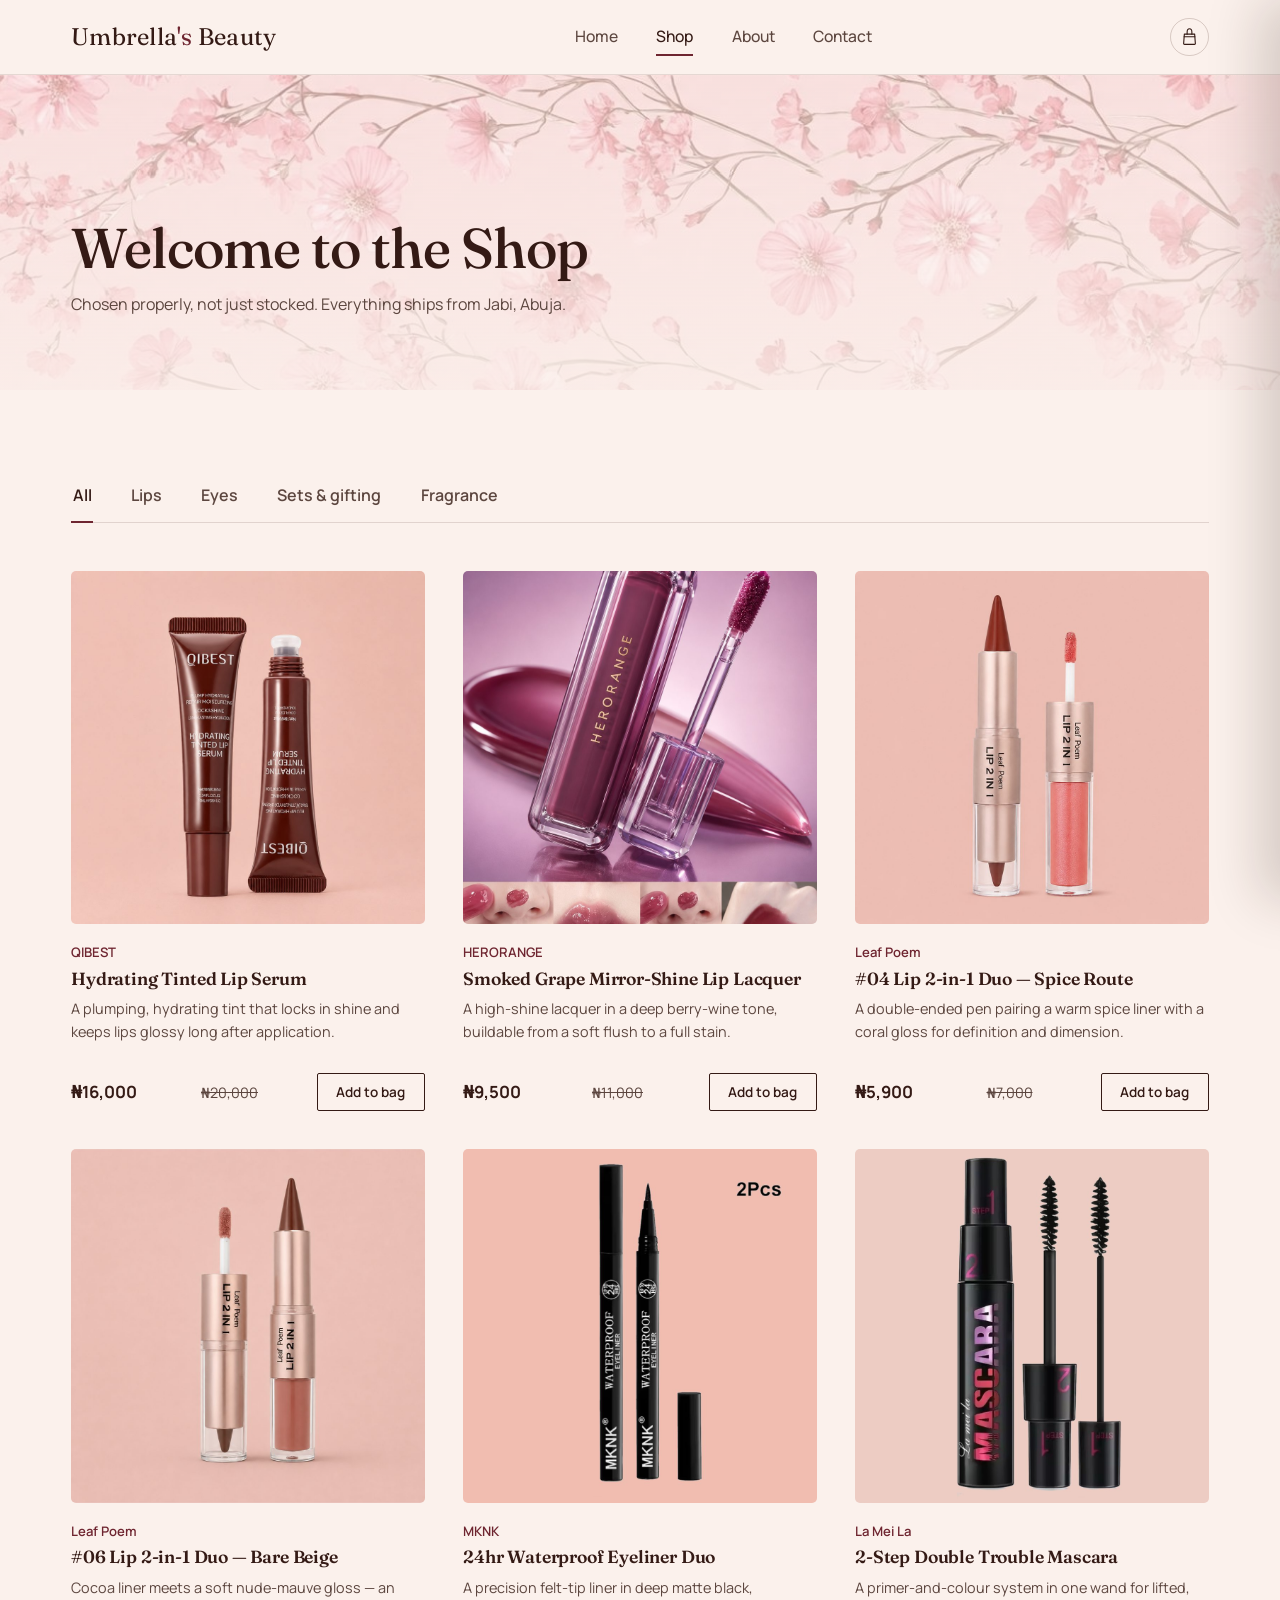
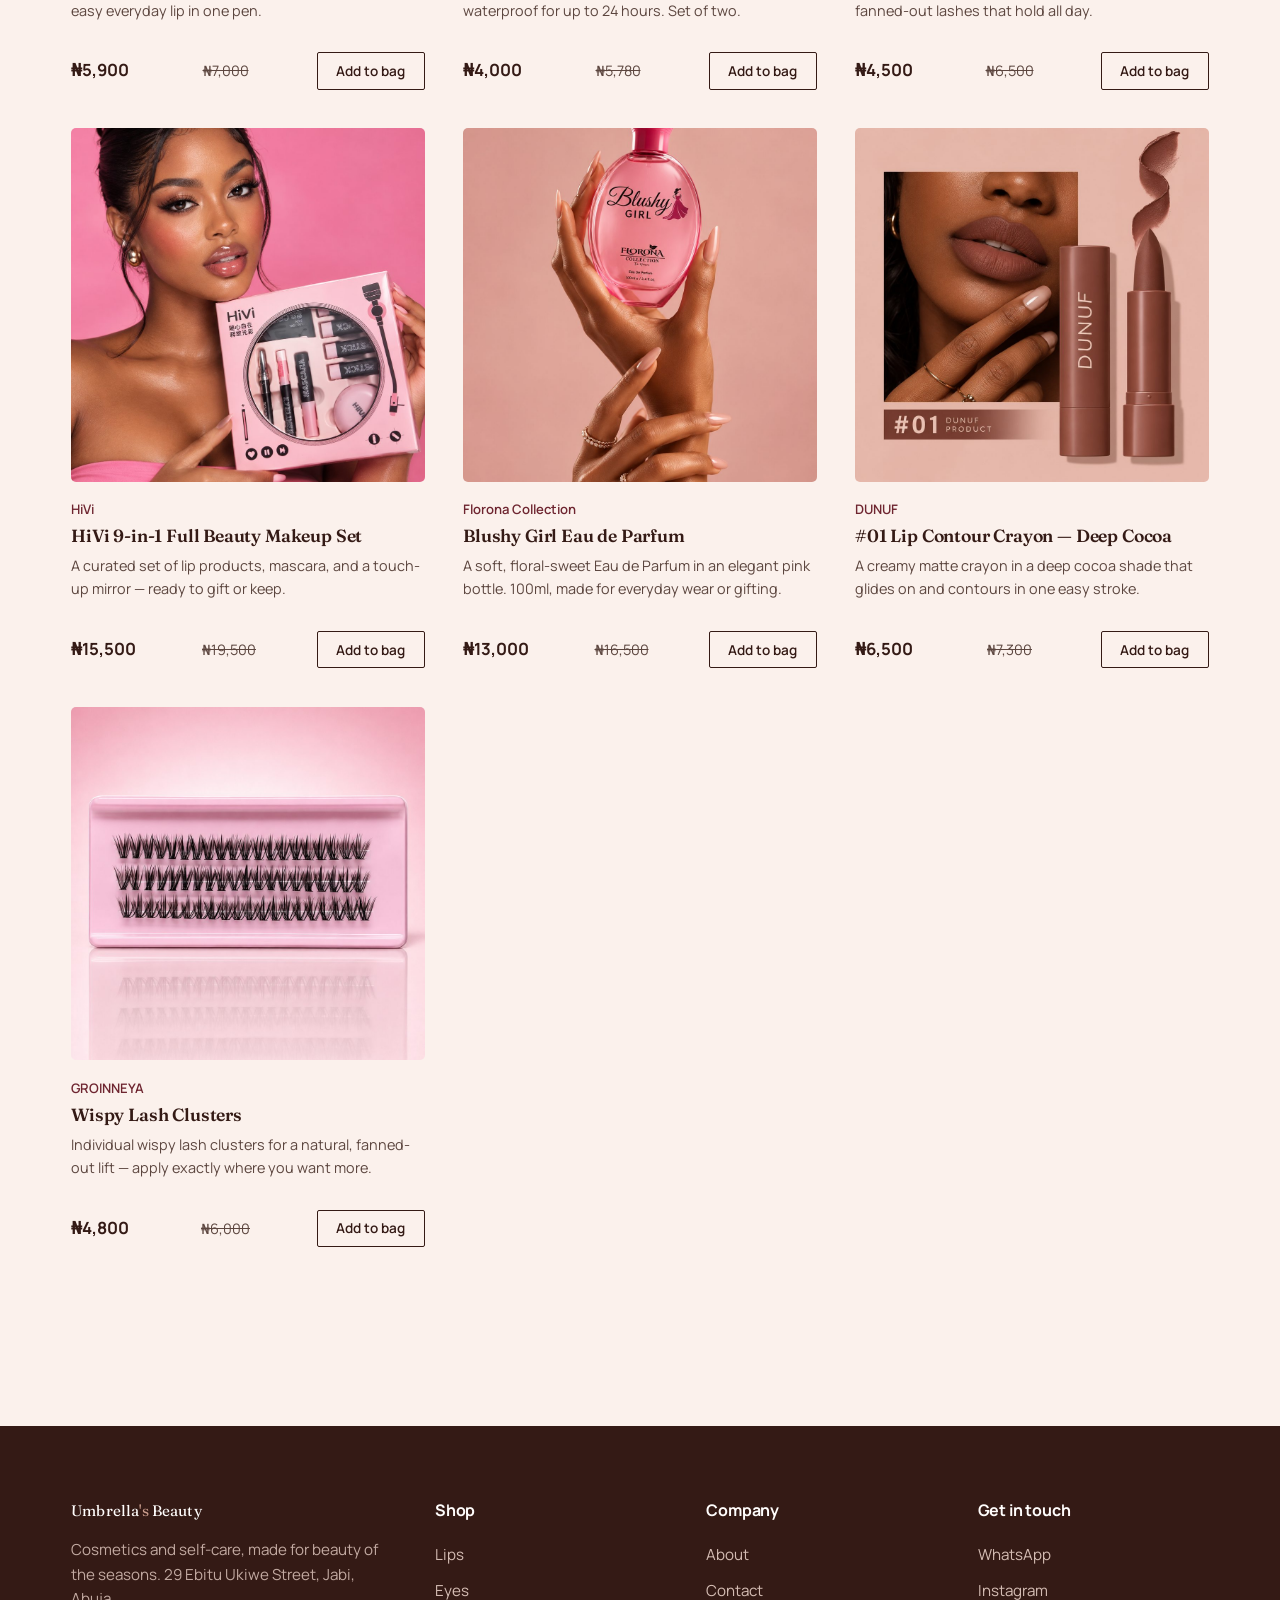
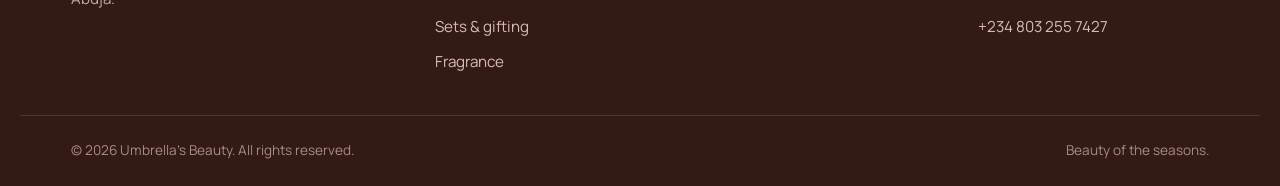
<file: shop.html>
<!DOCTYPE html>
<html lang="en">
<head>
<meta charset="UTF-8">
<meta name="viewport" content="width=device-width, initial-scale=1.0">
<title>Shop — Umbrella's Beauty</title>
<meta name="description" content="Shop lips, eyes, and gift sets from Umbrella's Beauty. Add to bag and checkout on WhatsApp.">
<link rel="preconnect" href="https://fonts.googleapis.com">
<link rel="preconnect" href="https://fonts.gstatic.com" crossorigin>
<link href="https://fonts.googleapis.com/css2?family=Fraunces:opsz,wght@9..144,400;9..144,500;9..144,600&family=Manrope:wght@400;500;600;700&display=swap" rel="stylesheet">
<link rel="stylesheet" href="css/style.css">
</head>
<body>

<header class="site-header">
  <div class="container">
    <a href="index.html" class="logo">Umbrella<span>'s</span> Beauty</a>
    <nav class="main-nav" id="mainNav">
      <a href="index.html">Home</a>
      <a href="shop.html" class="active">Shop</a>
      <a href="about.html">About</a>
      <a href="contact.html">Contact</a>
    </nav>
    <div class="header-actions">
      <button class="icon-btn" data-cart-open aria-label="Open cart">
        <svg viewBox="0 0 24 24" fill="none" stroke="currentColor" stroke-width="1.4" stroke-linecap="round" stroke-linejoin="round" width="19" height="19" aria-hidden="true">
          <path d="M9 9V6.5C9 4 10.3 2.2 12 2.2C13.7 2.2 15 4 15 6.5V9"/>
          <path d="M5.5 9H18.5L19.4 20.8C19.46 21.5 18.93 22 18.3 22H5.7C5.07 22 4.54 21.5 4.6 20.8L5.5 9Z"/>
          <line x1="5.2" y1="12.3" x2="18.8" y2="12.3"/>
        </svg>
        <span class="cart-count" data-cart-count>0</span>
      </button>
      <button class="nav-toggle" id="navToggle" aria-label="Open menu" aria-expanded="false">
        <span></span>
      </button>
    </div>
  </div>
</header>

<main class="shop-layout">

  <div class="page-header shop-header">
    <div class="container">
      <h1 style="font-size:clamp(2.25rem,4.5vw,3.5rem);">Welcome to the Shop</h1>
      <p>Chosen properly, not just stocked. Everything ships from Jabi, Abuja.</p>
    </div>
  </div>

  <div class="section" style="padding-top:2rem;">
    <div class="container">
      <div class="filter-tabs" id="filterTabs">
        <button data-filter="all" class="active">All</button>
        <button data-filter="lips">Lips</button>
        <button data-filter="eyes">Eyes</button>
        <button data-filter="sets">Sets &amp; gifting</button>
        <button data-filter="fragrance">Fragrance</button>
      </div>
      <div class="product-grid" id="productGrid"></div>
    </div>
  </div>

</main>

<footer class="site-footer">
  <div class="container footer-grid">
    <div class="footer-brand">
      <a href="index.html" class="logo">Umbrella<span>'s</span> Beauty</a>
      <p>Cosmetics and self-care, made for beauty of the seasons. 29 Ebitu Ukiwe Street, Jabi, Abuja.</p>
    </div>
    <div>
      <h4>Shop</h4>
      <ul>
        <li><a href="shop.html?category=lips">Lips</a></li>
        <li><a href="shop.html?category=eyes">Eyes</a></li>
        <li><a href="shop.html?category=sets">Sets &amp; gifting</a></li>
        <li><a href="shop.html?category=fragrance">Fragrance</a></li>
      </ul>
    </div>
    <div>
      <h4>Company</h4>
      <ul>
        <li><a href="about.html">About</a></li>
        <li><a href="contact.html">Contact</a></li>
      </ul>
    </div>
    <div>
      <h4>Get in touch</h4>
      <ul>
        <li><a href="https://wa.me/2348032557427" target="_blank" rel="noopener">WhatsApp</a></li>
        <li><a href="https://www.instagram.com/umbrellasbeauty" target="_blank" rel="noopener">Instagram</a></li>
        <li><a href="tel:+2348032557427">+234 803 255 7427</a></li>
      </ul>
    </div>
  </div>
  <div class="container footer-bottom">
    <span>© <span id="year"></span> Umbrella's Beauty. All rights reserved.</span>
    <span>Beauty of the seasons.</span>
  </div>
</footer>

<div class="cart-overlay" id="cartOverlay"></div>
<aside class="cart-drawer" id="cartDrawer" aria-label="Shopping cart">
  <div class="cart-head">
    <h3>Your bag</h3>
    <button class="cart-close" id="cartClose" aria-label="Close cart">✕</button>
  </div>
  <div class="cart-items" id="cartItems"></div>
  <div class="cart-foot">
    <div class="cart-subtotal"><span>Subtotal</span><span id="cartSubtotal">₦0</span></div>
    <p class="cart-note">Checkout completes on WhatsApp, where we'll confirm availability and delivery.</p>
    <button class="btn btn-whatsapp btn-block" id="cartCheckoutBtn">Checkout on WhatsApp</button>
  </div>
</aside>

<script src="js/products.js"></script>
<script src="js/cart.js"></script>
<script src="js/main.js"></script>
<script>
  document.getElementById("year").textContent = new Date().getFullYear();

  const grid = document.getElementById("productGrid");
  const tabs = document.querySelectorAll("#filterTabs button");

  function renderGrid(filter) {
    const items = filter === "all" ? PRODUCTS : PRODUCTS.filter(p => p.category === filter);
    grid.innerHTML = items.map(p => `
      <article class="product-card">
        <div class="thumb"><img src="${p.image}" alt="${p.name}" loading="lazy"></div>
        <span class="brand">${p.brand}</span>
        <h3>${p.name}</h3>
        <p class="desc">${p.description}</p>
        <div class="price-row">
          ${priceMarkup(p)}
          <button class="add-btn" data-add="${p.id}">Add to bag</button>
        </div>
      </article>
    `).join("");

    grid.querySelectorAll("[data-add]").forEach(btn => {
      btn.addEventListener("click", () => {
        addToCart(btn.dataset.add);
        btn.textContent = "Added";
        btn.classList.add("added");
        setTimeout(() => { btn.textContent = "Add to bag"; btn.classList.remove("added"); }, 1400);
      });
    });
  }

  tabs.forEach(tab => {
    tab.addEventListener("click", () => {
      tabs.forEach(t => t.classList.remove("active"));
      tab.classList.add("active");
      renderGrid(tab.dataset.filter);
    });
  });

  // Support ?category=lips deep links from the homepage
  const params = new URLSearchParams(window.location.search);
  const initial = params.get("category");
  if (initial && [...tabs].some(t => t.dataset.filter === initial)) {
    tabs.forEach(t => t.classList.toggle("active", t.dataset.filter === initial));
    renderGrid(initial);
  } else {
    renderGrid("all");
  }
</script>

</body>
</html>
</file>
<file: css/style.css>
/* ============================================
   Umbrella's Beauty — Design Tokens
   Palette pulled from the brand logo (dusty rose,
   blush, mocha wordmark) and the wine/plum tones
   running through the product line.
   ============================================ */

:root {
  --cream: #FBF1EC;
  --blush: #F1D9D0;
  --blush-deep: #E6C2B6;
  --dust: #C99C8C;
  --mocha: #4A2A22;
  --mocha-deep: #341A15;
  --wine: #6E2530;
  --wine-deep: #591D26;
  --gold: #B08457;
  --ink: #2B1912;
  --ink-soft: #5C463F;
  --paper: #FFFDFC;

  --font-display: 'Fraunces', 'Iowan Old Style', 'Georgia', serif;
  --font-body: 'Manrope', 'Helvetica Neue', Arial, sans-serif;

  --max-width: 1240px;
  --gutter: clamp(1.25rem, 4vw, 3.5rem);

  --ease: cubic-bezier(0.22, 1, 0.36, 1);
}

*, *::before, *::after { box-sizing: border-box; }

html {
  scroll-behavior: smooth;
}

@media (prefers-reduced-motion: reduce) {
  html { scroll-behavior: auto; }
  *, *::before, *::after {
    animation-duration: 0.01ms !important;
    animation-iteration-count: 1 !important;
    transition-duration: 0.01ms !important;
    scroll-behavior: auto !important;
  }
}

body {
  margin: 0;
  font-family: var(--font-body);
  color: var(--ink);
  background: var(--cream);
  -webkit-font-smoothing: antialiased;
  font-size: 16px;
  line-height: 1.6;
}

img { max-width: 100%; display: block; }

a { color: inherit; text-decoration: none; }

button { font-family: inherit; cursor: pointer; }

.container {
  max-width: var(--max-width);
  margin-inline: auto;
  padding-inline: var(--gutter);
}

h1, h2, h3, h4 {
  font-family: var(--font-display);
  color: var(--mocha-deep);
  margin: 0;
  font-weight: 600;
  letter-spacing: -0.01em;
}

h1 { font-size: clamp(2.75rem, 6vw, 5.25rem); line-height: 1.03; font-weight: 500; }
h2 { font-size: clamp(2rem, 3.6vw, 3.1rem); line-height: 1.08; }
h3 { font-size: 1.3rem; line-height: 1.3; }

p { max-width: 62ch; }

.eyebrow {
  font-family: var(--font-body);
  font-size: 0.95rem;
  color: var(--wine);
  font-weight: 600;
}

/* -------------------- Buttons -------------------- */

.btn {
  display: inline-flex;
  align-items: center;
  justify-content: center;
  gap: 0.5rem;
  padding: 0.9rem 1.9rem;
  border-radius: 2px;
  font-size: 0.95rem;
  font-weight: 600;
  border: 1px solid transparent;
  transition: background 0.25s var(--ease), color 0.25s var(--ease), border-color 0.25s var(--ease);
  white-space: nowrap;
}

.btn-primary {
  background: var(--mocha-deep);
  color: var(--paper);
}
.btn-primary:hover { background: var(--wine-deep); }

.btn-outline {
  background: transparent;
  border-color: var(--mocha-deep);
  color: var(--mocha-deep);
}
.btn-outline:hover { background: var(--mocha-deep); color: var(--paper); }

.btn-whatsapp {
  background: var(--wine);
  color: var(--paper);
}
.btn-whatsapp:hover { background: var(--wine-deep); }

.btn-block { width: 100%; }

.btn:disabled {
  opacity: 0.45;
  cursor: not-allowed;
}

/* -------------------- Header -------------------- */

.site-header {
  position: sticky;
  top: 0;
  z-index: 40;
  background: rgba(251, 241, 236, 0.92);
  backdrop-filter: blur(10px);
  border-bottom: 1px solid rgba(74, 42, 34, 0.12);
}

.site-header .container {
  display: flex;
  align-items: center;
  justify-content: space-between;
  padding-block: 1.1rem;
}

.logo {
  font-family: var(--font-display);
  font-size: 1.5rem;
  color: var(--mocha-deep);
  letter-spacing: 0.01em;
}
.logo span { color: var(--wine); font-style: normal; }

.main-nav {
  display: flex;
  align-items: center;
  gap: clamp(1.25rem, 3vw, 2.5rem);
}

.main-nav a {
  font-size: 0.98rem;
  font-weight: 500;
  color: var(--ink-soft);
  position: relative;
  padding-block: 0.25rem;
}
.main-nav a:hover, .main-nav a.active { color: var(--mocha-deep); }
.main-nav a.active::after {
  content: "";
  position: absolute;
  left: 0; right: 0; bottom: -3px;
  height: 2px;
  background: var(--wine);
}

.header-actions {
  display: flex;
  align-items: center;
  gap: 1.1rem;
}

.icon-btn {
  position: relative;
  display: inline-flex;
  align-items: center;
  justify-content: center;
  width: 2.4rem;
  height: 2.4rem;
  border-radius: 50%;
  border: 1px solid rgba(74,42,34,0.2);
  background: transparent;
}
.icon-btn:hover { border-color: var(--mocha-deep); }
.icon-btn svg { color: var(--mocha-deep); }

.cart-count {
  position: absolute;
  top: -6px;
  right: -6px;
  background: var(--wine);
  color: var(--paper);
  font-size: 0.68rem;
  font-weight: 700;
  min-width: 1.15rem;
  height: 1.15rem;
  border-radius: 50%;
  display: flex;
  align-items: center;
  justify-content: center;
  padding: 0 3px;
}

.nav-toggle {
  display: none;
  background: none;
  border: none;
  width: 2.4rem;
  height: 2.4rem;
  align-items: center;
  justify-content: center;
}
.nav-toggle span,
.nav-toggle span::before,
.nav-toggle span::after {
  content: "";
  display: block;
  width: 22px;
  height: 2px;
  background: var(--mocha-deep);
  position: relative;
  transition: transform 0.25s var(--ease), opacity 0.25s var(--ease);
}
.nav-toggle span::before { position: absolute; top: -7px; }
.nav-toggle span::after { position: absolute; top: 7px; }

@media (max-width: 860px) {
  .main-nav {
    position: fixed;
    inset: 0 0 0 auto;
    width: min(78vw, 340px);
    height: 100vh;
    background: var(--paper);
    flex-direction: column;
    align-items: flex-start;
    justify-content: flex-start;
    gap: 1.75rem;
    padding: 6rem 2rem 2rem;
    transform: translateX(100%);
    transition: transform 0.35s var(--ease);
    box-shadow: -12px 0 40px rgba(43,25,18,0.12);
  }
  .main-nav.open { transform: translateX(0); }
  .main-nav a { font-size: 1.15rem; }
  .nav-toggle { display: inline-flex; }
  body.nav-open { overflow: hidden; }
}

/* -------------------- Footer -------------------- */

.site-footer {
  background: var(--mocha-deep);
  color: var(--blush);
  margin-top: clamp(4rem, 8vw, 7rem);
}

.footer-grid {
  display: grid;
  grid-template-columns: 1.4fr 1fr 1fr 1fr;
  gap: 2.5rem;
  padding-block: clamp(3rem, 6vw, 4.5rem) 2.5rem;
}

.footer-grid h4 {
  color: var(--paper);
  font-size: 1rem;
  font-family: var(--font-body);
  font-weight: 700;
  margin-bottom: 1.1rem;
}

.footer-brand .logo { color: var(--paper); }
.footer-brand .logo span { color: var(--dust); }
.footer-brand p { color: rgba(241, 217, 208, 0.75); margin-top: 0.9rem; font-size: 0.95rem; }

.footer-grid ul { list-style: none; padding: 0; margin: 0; display: grid; gap: 0.65rem; }
.footer-grid a { color: rgba(241, 217, 208, 0.85); font-size: 0.95rem; }
.footer-grid a:hover { color: var(--paper); }

.footer-bottom {
  border-top: 1px solid rgba(241, 217, 208, 0.15);
  padding-block: 1.5rem;
  font-size: 0.85rem;
  color: rgba(241, 217, 208, 0.6);
  display: flex;
  justify-content: space-between;
  flex-wrap: wrap;
  gap: 0.5rem;
}

@media (max-width: 780px) {
  .footer-grid { grid-template-columns: 1fr 1fr; }
}
@media (max-width: 500px) {
  .footer-grid { grid-template-columns: 1fr; }
}

/* -------------------- Cart Drawer -------------------- */

.cart-overlay {
  position: fixed;
  inset: 0;
  background: rgba(43,25,18,0.45);
  opacity: 0;
  pointer-events: none;
  transition: opacity 0.3s var(--ease);
  z-index: 60;
}
.cart-overlay.open { opacity: 1; pointer-events: auto; }

.cart-drawer {
  position: fixed;
  top: 0;
  right: 0;
  bottom: 0;
  width: min(420px, 92vw);
  background: var(--paper);
  z-index: 61;
  display: flex;
  flex-direction: column;
  transform: translateX(100%);
  transition: transform 0.35s var(--ease);
  box-shadow: -20px 0 50px rgba(43,25,18,0.18);
}
.cart-drawer.open { transform: translateX(0); }

.cart-head {
  display: flex;
  align-items: center;
  justify-content: space-between;
  padding: 1.5rem 1.5rem 1.1rem;
  border-bottom: 1px solid rgba(74,42,34,0.12);
}
.cart-head h3 { font-family: var(--font-body); font-weight: 700; }
.cart-close { background: none; border: none; font-size: 1.4rem; line-height: 1; color: var(--ink-soft); }

.cart-items {
  flex: 1;
  overflow-y: auto;
  padding: 1.1rem 1.5rem;
  display: grid;
  gap: 1.25rem;
  align-content: start;
}

.cart-empty {
  color: var(--ink-soft);
  font-size: 0.95rem;
  text-align: center;
  padding-top: 3rem;
}

.cart-item {
  display: grid;
  grid-template-columns: 64px 1fr auto;
  gap: 0.9rem;
  align-items: start;
}
.cart-item img { width: 64px; height: 64px; object-fit: cover; border-radius: 3px; background: var(--blush); }
.cart-item h4 { font-family: var(--font-body); font-size: 0.95rem; font-weight: 700; margin-bottom: 0.2rem; }
.cart-item .meta { font-size: 0.85rem; color: var(--ink-soft); }

.qty-row {
  display: flex;
  align-items: center;
  gap: 0.6rem;
  margin-top: 0.5rem;
}
.qty-row button {
  width: 1.6rem; height: 1.6rem;
  border: 1px solid rgba(74,42,34,0.25);
  background: none;
  border-radius: 50%;
  font-size: 0.9rem;
  display: flex; align-items: center; justify-content: center;
}
.remove-btn {
  background: none;
  border: none;
  color: var(--wine);
  font-size: 0.82rem;
  text-decoration: underline;
  text-underline-offset: 2px;
  justify-self: end;
}

.cart-foot {
  border-top: 1px solid rgba(74,42,34,0.12);
  padding: 1.25rem 1.5rem 1.75rem;
  display: grid;
  gap: 0.9rem;
}
.cart-subtotal {
  display: flex;
  justify-content: space-between;
  font-weight: 700;
  font-size: 1.05rem;
  color: var(--mocha-deep);
}
.cart-note { font-size: 0.82rem; color: var(--ink-soft); }

/* -------------------- Hero -------------------- */

.hero {
  padding-block: clamp(2.5rem, 6vw, 3rem) clamp(3rem, 7vw, 5rem);
}

.hero .container {
  display: grid;
  grid-template-columns: 1.05fr 0.95fr;
  gap: clamp(2rem, 5vw, 4rem);
  align-items: center;
}

.hero-copy .eyebrow { display: block; margin-bottom: 1rem; }

.hero-title {
  overflow: hidden;
}
.hero-title span {
  display: block;
  transform: translateY(110%);
  animation: rise 0.9s var(--ease) forwards;
}
.hero-title span:nth-child(2) { animation-delay: 0.08s; }
.hero-title span:nth-child(3) { animation-delay: 0.16s; }

@keyframes rise {
  to { transform: translateY(0); }
}

.hero-copy p.lede {
  margin-top: 1.5rem;
  font-size: 1.1rem;
  color: var(--ink-soft);
  max-width: 46ch;
}

.hero-actions {
  display: flex;
  gap: 1rem;
  margin-top: 2.1rem;
  flex-wrap: wrap;
}

.hero-media {
  position: relative;
  border-radius: 6px;
  overflow: hidden;
  aspect-ratio: 4 / 5;
  background: var(--blush);
}
.hero-media img { width: 100%; height: 100%; object-fit: cover; }
.hero-media .tag {
  position: absolute;
  left: 1.25rem;
  bottom: 1.25rem;
  background: rgba(251,241,236,0.92);
  padding: 0.6rem 1rem;
  border-radius: 3px;
  font-size: 0.85rem;
  color: var(--mocha-deep);
  font-weight: 600;
}

@media (max-width: 900px) {
  .hero .container { grid-template-columns: 1fr; }
  .hero-media { order: -1; aspect-ratio: 16/11; }
}

/* -------------------- Category strip -------------------- */

.section { padding-block: clamp(3rem, 6vw, 5rem); }
.section-head {
  display: flex;
  align-items: flex-end;
  justify-content: space-between;
  gap: 1.5rem;
  margin-bottom: clamp(2rem, 4vw, 3rem);
  flex-wrap: wrap;
}
.section-head p { color: var(--ink-soft); margin-top: 0.6rem; }

.category-grid {
  display: grid;
  grid-template-columns: repeat(4, 1fr);
  gap: 1.5rem;
}
.category-card {
  position: relative;
  aspect-ratio: 3/4;
  border-radius: 6px;
  overflow: hidden;
  background: var(--blush-deep);
}
.category-card img {
  width: 100%; height: 100%; object-fit: cover;
  transition: transform 0.6s var(--ease);
}
.category-card:hover img { transform: scale(1.05); }
.category-card::after {
  content: "";
  position: absolute; inset: 0;
  background: linear-gradient(0deg, rgba(43,25,18,0.72) 0%, rgba(43,25,18,0) 55%);
}
.category-card .label {
  position: absolute;
  left: 1.4rem; bottom: 1.3rem;
  z-index: 2;
  color: var(--paper);
}
.category-card .label h3 { color: var(--paper); }
.category-card .label span { font-size: 0.88rem; opacity: 0.85; }

@media (max-width: 1000px) {
  .category-grid { grid-template-columns: repeat(3, 1fr); }
}
@media (max-width: 780px) {
  .category-grid { grid-template-columns: repeat(2, 1fr); }
}
@media (max-width: 520px) {
  .category-grid { grid-template-columns: 1fr; }
}

/* -------------------- Product grid & cards -------------------- */

.product-grid {
  display: grid;
  grid-template-columns: repeat(3, 1fr);
  gap: clamp(1.5rem, 3vw, 2.5rem);
}

.product-card {
  display: flex;
  flex-direction: column;
}
.product-card .thumb {
  aspect-ratio: 1/1;
  border-radius: 5px;
  overflow: hidden;
  background: var(--blush);
  margin-bottom: 1.1rem;
  position: relative;
}
.product-card .thumb img {
  width: 100%; height: 100%; object-fit: cover;
  transition: transform 0.5s var(--ease);
}
.product-card:hover .thumb img { transform: scale(1.04); }

.product-card .brand { font-size: 0.82rem; color: var(--wine); font-weight: 600; }
.product-card h3 { margin-top: 0.3rem; font-size: 1.1rem; }
.product-card .desc { font-size: 0.9rem; color: var(--ink-soft); margin-top: 0.4rem; }
.product-card .price-row {
  display: flex;
  align-items: center;
  justify-content: space-between;
  margin-top: 1rem;
}
.product-card .price { font-weight: 700; color: var(--mocha-deep); font-size: 1.05rem; }
.product-card .compare-price { font-size: 0.9rem; color: var(--ink-soft); text-decoration: line-through; margin-left: 0.3rem; }

.add-btn {
  background: transparent;
  border: 1px solid var(--mocha-deep);
  color: var(--mocha-deep);
  padding: 0.55rem 1.15rem;
  border-radius: 2px;
  font-size: 0.85rem;
  font-weight: 600;
  transition: background 0.25s var(--ease), color 0.25s var(--ease);
}
.add-btn:hover { background: var(--mocha-deep); color: var(--paper); }
.add-btn.added { background: var(--wine); border-color: var(--wine); color: var(--paper); }

@media (max-width: 900px) {
  .product-grid { grid-template-columns: repeat(2, 1fr); }
}
@media (max-width: 560px) {
  .product-grid { grid-template-columns: 1fr; }
}

/* -------------------- Story / editorial split -------------------- */

.story {
  background: var(--mocha-deep);
  color: var(--blush);
  padding-block: clamp(3.5rem, 7vw, 6rem);
}
.story .container {
  display: grid;
  grid-template-columns: 1fr 1fr;
  gap: clamp(2rem, 5vw, 4rem);
  align-items: center;
}
.story h2 { color: var(--paper); }
.story p { color: rgba(241,217,208,0.82); margin-top: 1.3rem; }
.story .media {
  border-radius: 6px;
  overflow: hidden;
  aspect-ratio: 4/5;
}
.story .btn-outline { border-color: var(--paper); color: var(--paper); margin-top: 1.6rem; }
.story .btn-outline:hover { background: var(--paper); color: var(--mocha-deep); }

@media (max-width: 900px) {
  .story .container { grid-template-columns: 1fr; }
  .story .media { order: -1; }
}

/* -------------------- Social strip -------------------- */

.social-strip .section-head { margin-bottom: 1.5rem; }
.social-grid {
  display: grid;
  grid-template-columns: repeat(4, 1fr);
  gap: 1rem;
}
.social-grid a {
  display: block;
  aspect-ratio: 1/1;
  border-radius: 5px;
  overflow: hidden;
  position: relative;
}
.social-grid img { width: 100%; height: 100%; object-fit: cover; transition: transform 0.5s var(--ease); }
.social-grid a:hover img { transform: scale(1.06); }

@media (max-width: 780px) {
  .social-grid { grid-template-columns: repeat(2, 1fr); }
}

/* -------------------- Page header (Shop/About/Contact) -------------------- */

.page-header {
  padding-block: clamp(3rem, 6vw, 4.5rem) 2rem;
  border-bottom: 1px solid rgba(74,42,34,0.12);
}
.page-header p { color: var(--ink-soft); margin-top: 1rem; }

.page-header.shop-header {
  position: relative;
  padding-block: clamp(3.5rem, 8vw, 6rem) clamp(2.5rem, 5vw, 3.5rem);
  background-image:
    linear-gradient(180deg, rgba(251,241,236,0.55) 0%, rgba(251,241,236,0.88) 100%),
    url("../assets/images/backgrounds/floral-blossom.jpg");
  background-size: cover;
  background-position: center;
  border-bottom: none;
}
.page-header.shop-header p { color: var(--ink-soft); }

/* -------------------- Shop filters -------------------- */

.shop-layout .container {
  padding-top: clamp(2rem, 4vw, 3rem);
}

.filter-tabs {
  display: flex;
  gap: clamp(1.25rem, 3vw, 2.25rem);
  border-bottom: 1px solid rgba(74,42,34,0.15);
  margin-bottom: clamp(2rem, 4vw, 3rem);
  flex-wrap: wrap;
}
.filter-tabs button {
  background: none;
  border: none;
  padding: 0.9rem 0.1rem;
  font-size: 1rem;
  font-weight: 600;
  color: var(--ink-soft);
  border-bottom: 2px solid transparent;
  margin-bottom: -1px;
}
.filter-tabs button:hover { color: var(--mocha-deep); }
.filter-tabs button.active { color: var(--mocha-deep); border-color: var(--wine); }

/* -------------------- About page -------------------- */

.about-hero {
  padding-block: clamp(3rem, 6vw, 4.5rem);
}
.about-hero .container {
  display: grid;
  grid-template-columns: 1fr 1fr;
  gap: clamp(2rem, 5vw, 4rem);
  align-items: center;
}
.about-hero img { border-radius: 6px; aspect-ratio: 4/5; object-fit: cover; }
@media (max-width: 900px) {
  .about-hero .container { grid-template-columns: 1fr; }
}

.values-grid {
  display: grid;
  grid-template-columns: repeat(3, 1fr);
  gap: 2rem;
}
.value-card {
  border-top: 2px solid var(--wine);
  padding-top: 1.25rem;
}
.value-card p { color: var(--ink-soft); margin-top: 0.6rem; font-size: 0.95rem; }
@media (max-width: 780px) {
  .values-grid { grid-template-columns: 1fr; }
}

/* -------------------- Contact page -------------------- */

.contact-grid {
  display: grid;
  grid-template-columns: 1fr 1fr;
  gap: clamp(2.5rem, 5vw, 4.5rem);
}
.contact-card {
  background: var(--paper);
  border: 1px solid rgba(74,42,34,0.12);
  border-radius: 6px;
  padding: 1.75rem;
}
.contact-card h3 { font-size: 1.05rem; margin-bottom: 0.5rem; }
.contact-card p { color: var(--ink-soft); font-size: 0.95rem; margin: 0; }
.contact-list { display: grid; gap: 1.25rem; }
.map-frame {
  border-radius: 6px;
  overflow: hidden;
  border: 1px solid rgba(74,42,34,0.12);
  aspect-ratio: 4/3;
}
.map-frame iframe { width: 100%; height: 100%; border: 0; }

@media (max-width: 860px) {
  .contact-grid { grid-template-columns: 1fr; }
}

/* -------------------- Utility -------------------- */

.text-center { text-align: center; }
.mt-lg { margin-top: clamp(2rem, 4vw, 3rem); }
.visually-hidden {
  position: absolute;
  width: 1px; height: 1px;
  overflow: hidden;
  clip: rect(0 0 0 0);
  white-space: nowrap;
}

a:focus-visible,
button:focus-visible {
  outline: 2px solid var(--wine);
  outline-offset: 2px;
}
</file>
